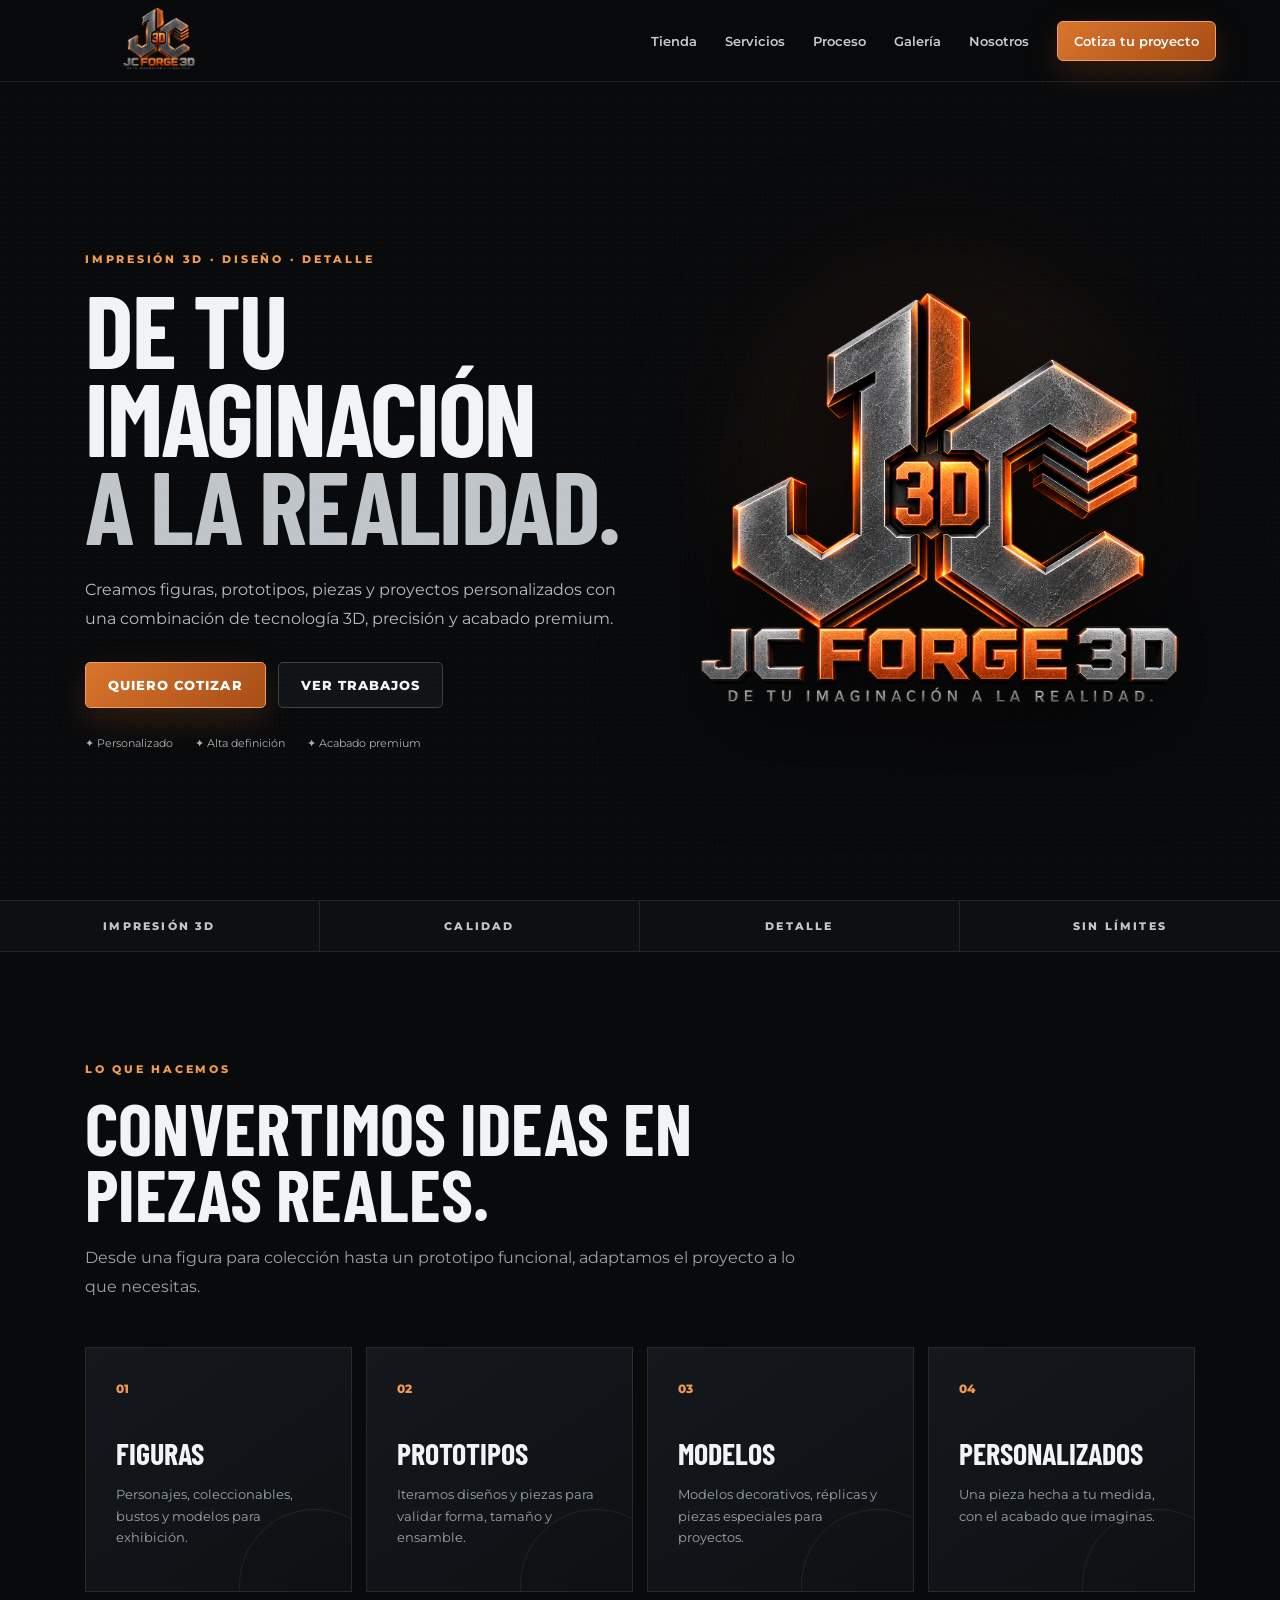
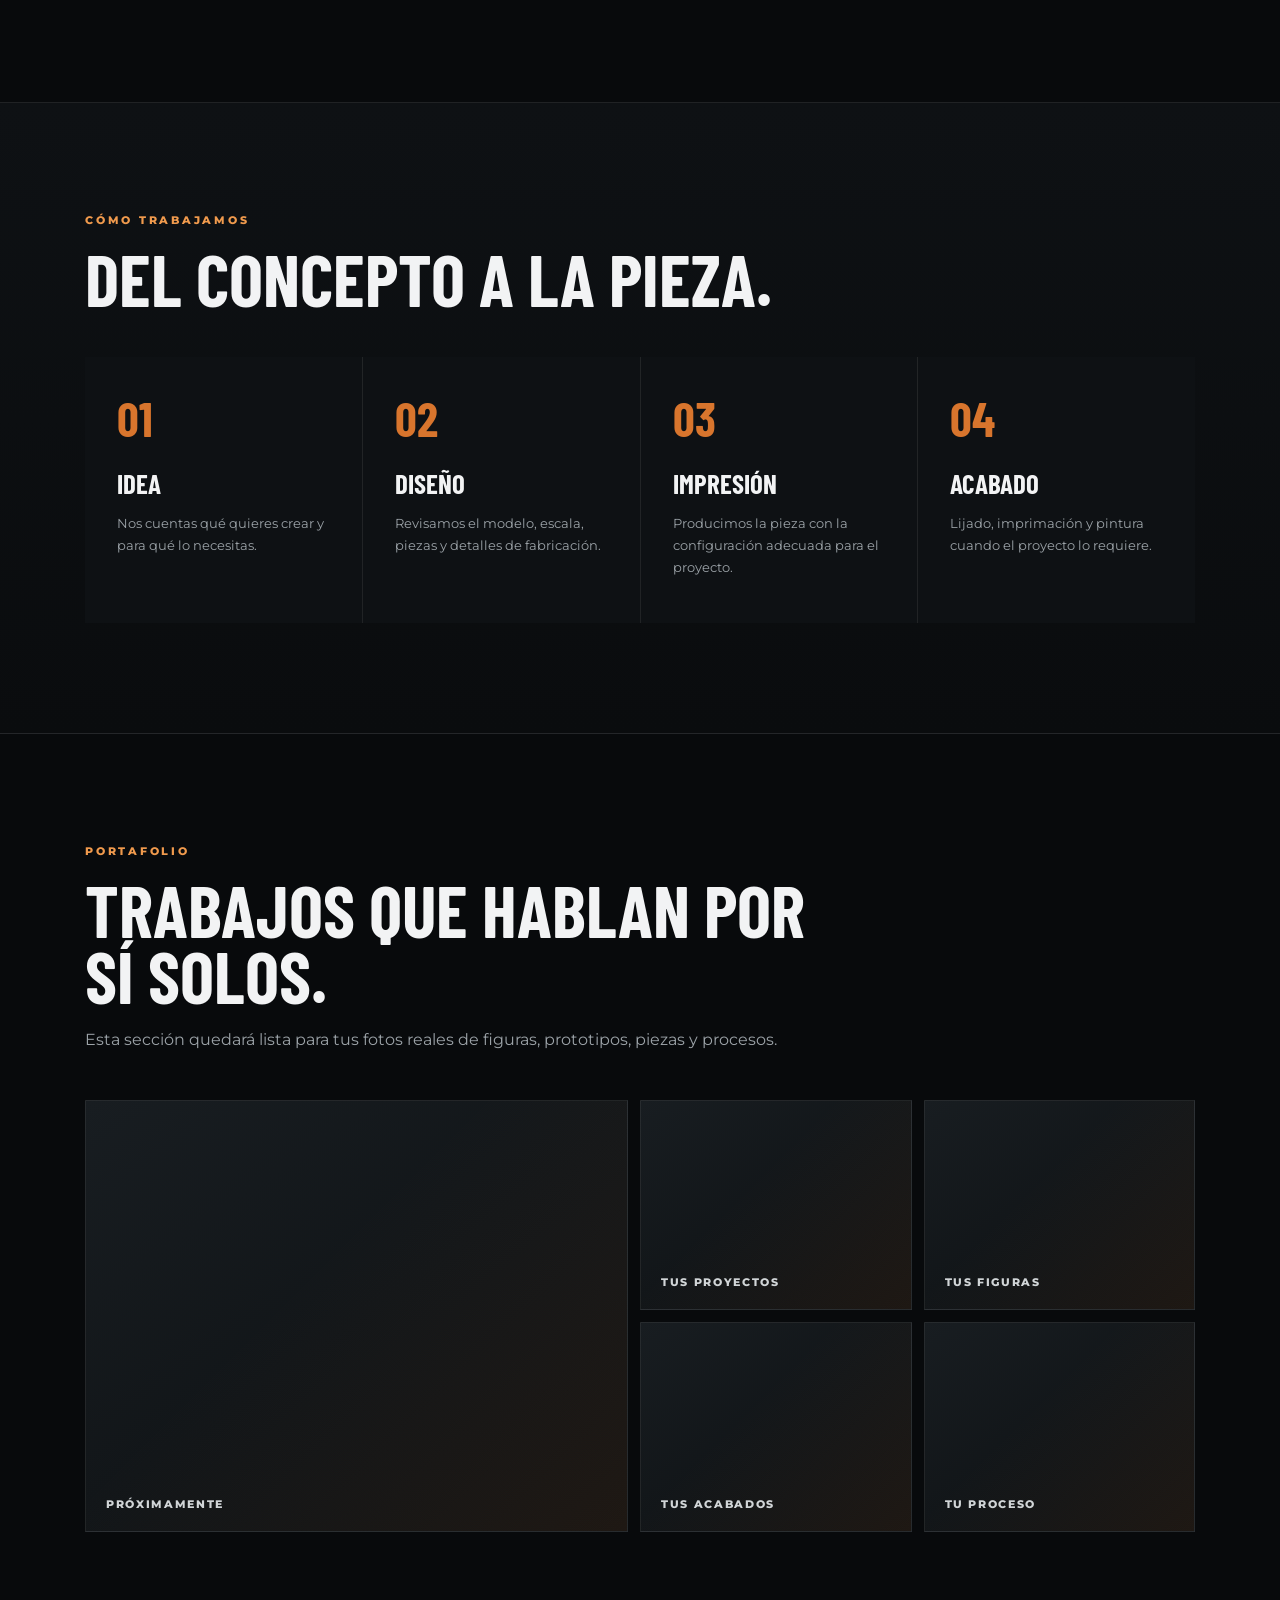
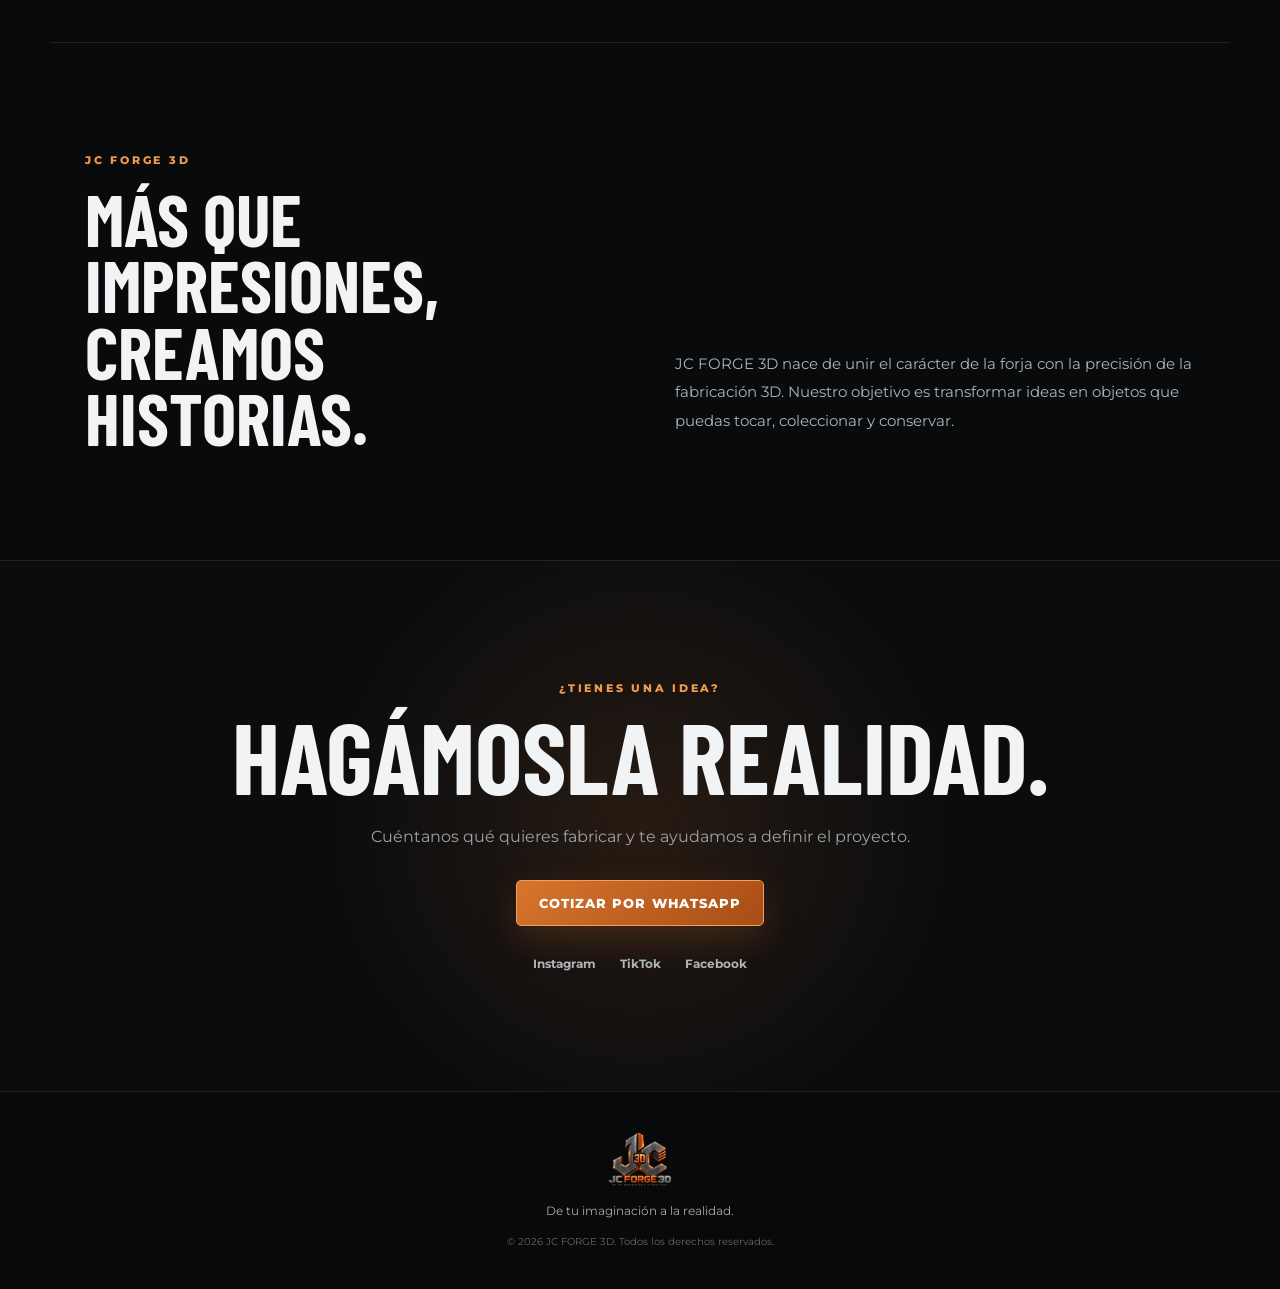
<file: index.html>
<!doctype html>
<html lang="es">
<head>
  <meta charset="utf-8">
  <meta name="viewport" content="width=device-width, initial-scale=1">
  <meta name="description" content="JC FORGE 3D — De tu imaginación a la realidad. Impresión 3D, figuras, prototipos y piezas personalizadas.">
  <meta name="theme-color" content="#0b0d0f">
  <title>JC FORGE 3D | De tu imaginación a la realidad</title>
  <link rel="icon" href="assets/logo.png">
  <link rel="stylesheet" href="styles.css">
</head>
<body>
  <header class="nav">
    <a class="brand" href="#inicio" aria-label="JC FORGE 3D">
      <img src="assets/logo.png" alt="JC FORGE 3D">
    </a>
    <button class="menu" aria-label="Abrir menú">☰</button>
    <nav>
      <a href="tienda.html">Tienda</a>
      <a href="#servicios">Servicios</a>
      <a href="#proceso">Proceso</a>
      <a href="#galeria">Galería</a>
      <a href="#nosotros">Nosotros</a>
      <a class="nav-cta" href="#contacto">Cotiza tu proyecto</a>
    </nav>
  </header>

  <main id="inicio">
    <section class="hero">
      <div class="hero-copy">
        <p class="eyebrow">IMPRESIÓN 3D · DISEÑO · DETALLE</p>
        <h1>De tu imaginación<br><span>a la realidad.</span></h1>
        <p class="lead">Creamos figuras, prototipos, piezas y proyectos personalizados con una combinación de tecnología 3D, precisión y acabado premium.</p>
        <div class="actions">
          <a class="btn primary" href="#contacto">Quiero cotizar</a>
          <a class="btn ghost" href="#galeria">Ver trabajos</a>
        </div>
        <div class="hero-points">
          <span>✦ Personalizado</span>
          <span>✦ Alta definición</span>
          <span>✦ Acabado premium</span>
        </div>
      </div>
      <div class="hero-mark">
        <div class="glow"></div>
        <img src="assets/logo.png" alt="Emblema JC FORGE 3D">
      </div>
    </section>

    <section class="strip">
      <div>IMPRESIÓN 3D</div><div>CALIDAD</div><div>DETALLE</div><div>SIN LÍMITES</div>
    </section>



    <section id="servicios" class="section">
      <div class="section-head">
        <p class="eyebrow">LO QUE HACEMOS</p>
        <h2>Convertimos ideas en piezas reales.</h2>
        <p>Desde una figura para colección hasta un prototipo funcional, adaptamos el proyecto a lo que necesitas.</p>
      </div>
      <div class="cards">
        <article class="card"><span class="num">01</span><h3>Figuras</h3><p>Personajes, coleccionables, bustos y modelos para exhibición.</p></article>
        <article class="card"><span class="num">02</span><h3>Prototipos</h3><p>Iteramos diseños y piezas para validar forma, tamaño y ensamble.</p></article>
        <article class="card"><span class="num">03</span><h3>Modelos</h3><p>Modelos decorativos, réplicas y piezas especiales para proyectos.</p></article>
        <article class="card"><span class="num">04</span><h3>Personalizados</h3><p>Una pieza hecha a tu medida, con el acabado que imaginas.</p></article>
      </div>
    </section>

    <section id="proceso" class="section dark">
      <div class="section-head">
        <p class="eyebrow">CÓMO TRABAJAMOS</p>
        <h2>Del concepto a la pieza.</h2>
      </div>
      <div class="steps">
        <div class="step"><b>01</b><h3>Idea</h3><p>Nos cuentas qué quieres crear y para qué lo necesitas.</p></div>
        <div class="step"><b>02</b><h3>Diseño</h3><p>Revisamos el modelo, escala, piezas y detalles de fabricación.</p></div>
        <div class="step"><b>03</b><h3>Impresión</h3><p>Producimos la pieza con la configuración adecuada para el proyecto.</p></div>
        <div class="step"><b>04</b><h3>Acabado</h3><p>Lijado, imprimación y pintura cuando el proyecto lo requiere.</p></div>
      </div>
    </section>

    <section id="galeria" class="section">
      <div class="section-head">
        <p class="eyebrow">PORTAFOLIO</p>
        <h2>Trabajos que hablan por sí solos.</h2>
        <p>Esta sección quedará lista para tus fotos reales de figuras, prototipos, piezas y procesos.</p>
      </div>
      <div class="gallery">
        <div class="gallery-item big"><span>PRÓXIMAMENTE</span></div>
        <div class="gallery-item"><span>TUS PROYECTOS</span></div>
        <div class="gallery-item"><span>TUS FIGURAS</span></div>
        <div class="gallery-item"><span>TUS ACABADOS</span></div>
        <div class="gallery-item"><span>TU PROCESO</span></div>
      </div>
    </section>

    <section id="nosotros" class="section about">
      <div>
        <p class="eyebrow">JC FORGE 3D</p>
        <h2>Más que impresiones,<br>creamos historias.</h2>
      </div>
      <p>JC FORGE 3D nace de unir el carácter de la forja con la precisión de la fabricación 3D. Nuestro objetivo es transformar ideas en objetos que puedas tocar, coleccionar y conservar.</p>
    </section>

    <section id="contacto" class="cta">
      <p class="eyebrow">¿TIENES UNA IDEA?</p>
      <h2>Hagámosla realidad.</h2>
      <p>Cuéntanos qué quieres fabricar y te ayudamos a definir el proyecto.</p>
      <a class="btn primary" href="https://wa.me/57XXXXXXXXXX?text=Hola%20JC%20FORGE%203D,%20quiero%20cotizar%20un%20proyecto." target="_blank" rel="noopener" id="whatsapp-main">Cotizar por WhatsApp</a>
      <div class="socials">
        <a href="#" aria-label="Instagram">Instagram</a>
        <a href="#" aria-label="TikTok">TikTok</a>
        <a href="#" aria-label="Facebook">Facebook</a>
      </div>
    </section>
  </main>

  <footer>
    <img src="assets/logo.png" alt="JC FORGE 3D">
    <p>De tu imaginación a la realidad.</p>
    <small>© 2026 JC FORGE 3D. Todos los derechos reservados.</small>
  </footer>

  <script src="script.js"></script>
</body>
</html>
</file>
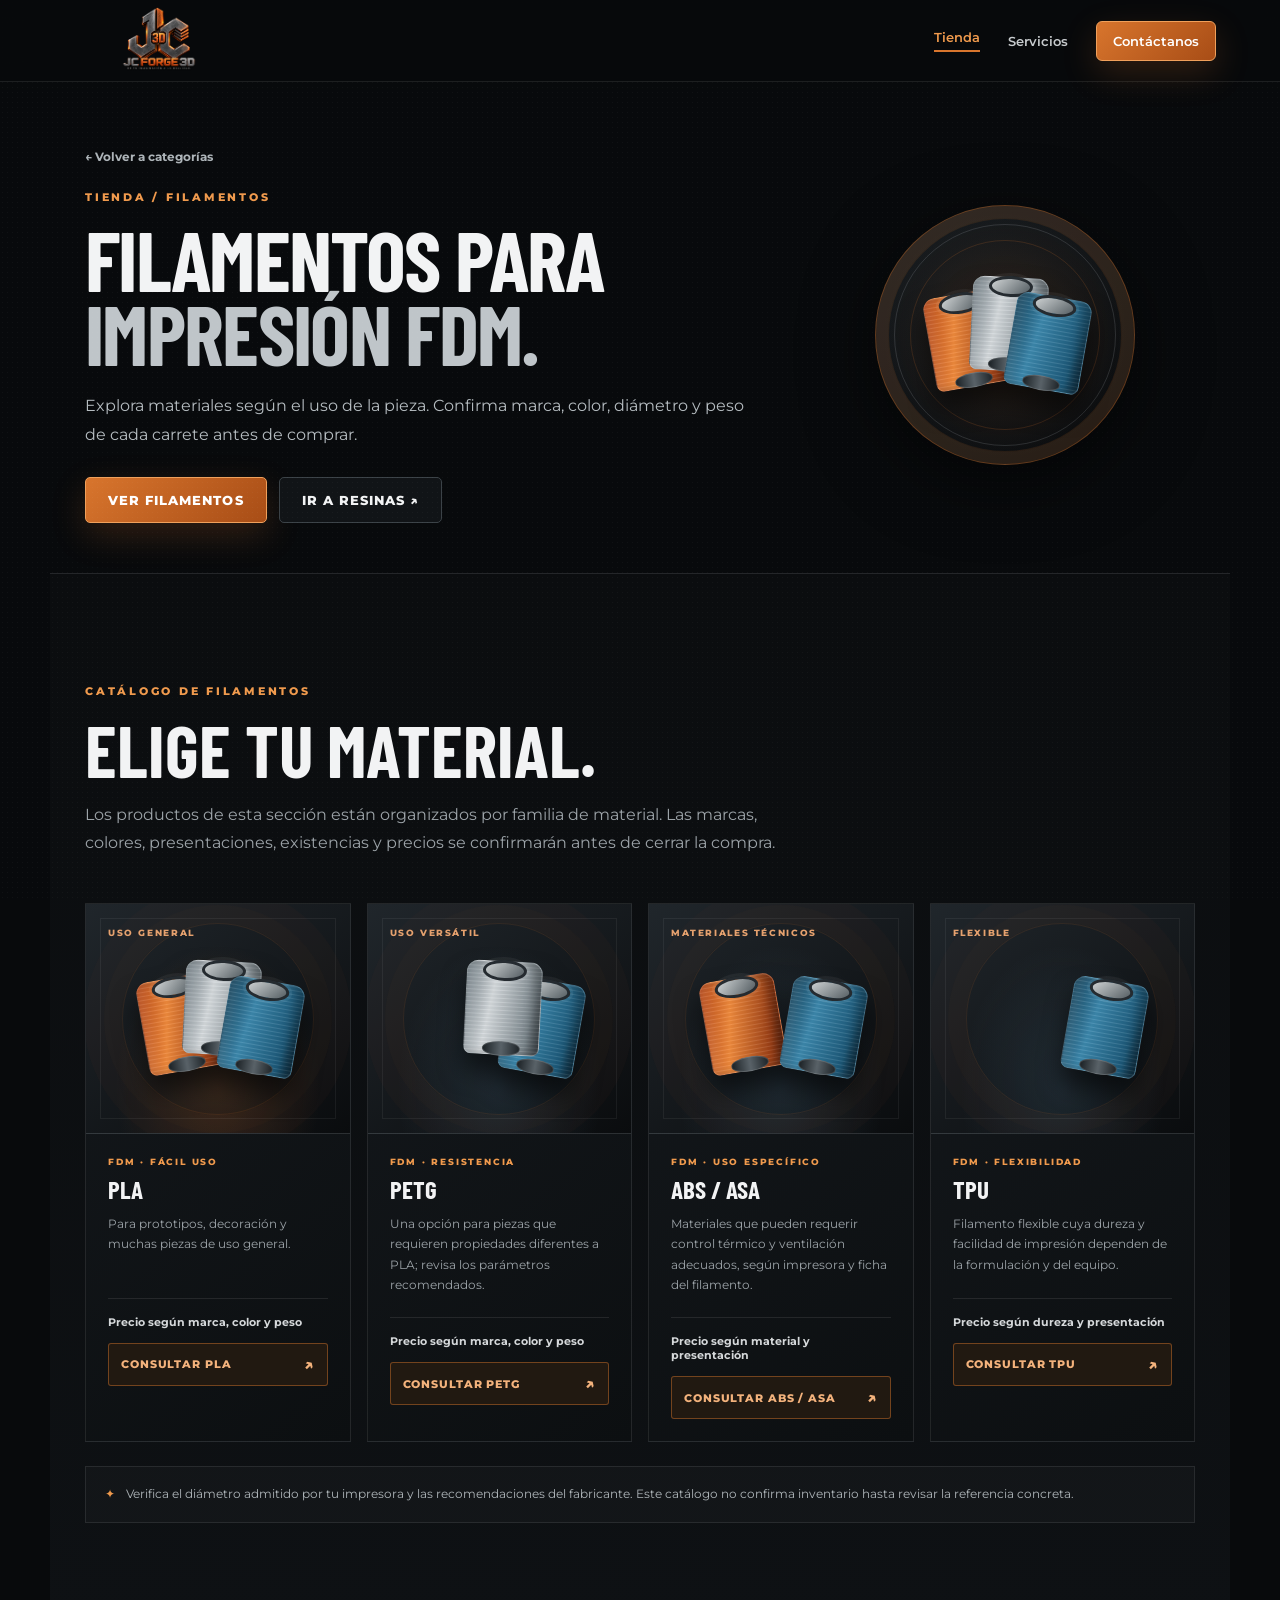
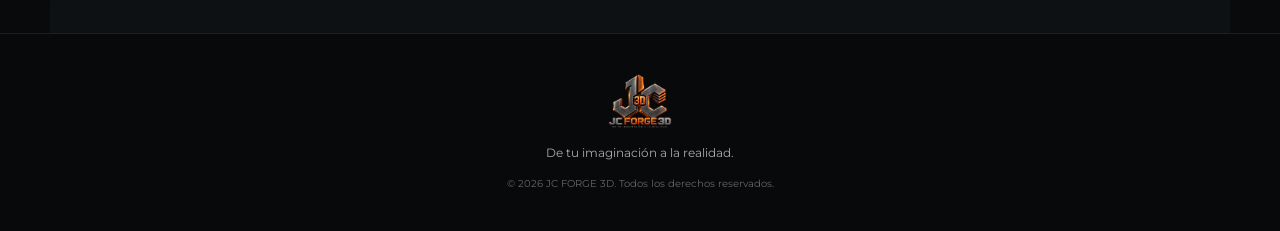
<file: filamentos.html>
<!doctype html>
<html lang="es"><head><meta charset="utf-8"><meta name="viewport" content="width=device-width, initial-scale=1"><meta name="description" content="Catálogo de filamentos para impresión 3D FDM de JC FORGE 3D."><meta name="theme-color" content="#0b0d0f"><title>Filamentos 3D | JC FORGE 3D</title><link rel="icon" href="assets/logo.png"><link rel="stylesheet" href="styles.css"></head>
<body><header class="nav"><a class="brand" href="index.html#inicio" aria-label="JC FORGE 3D - Inicio"><img src="assets/logo.png" alt="JC FORGE 3D"></a><button class="menu" aria-label="Abrir menú" aria-expanded="false">☰</button><nav><a class="nav-current" href="tienda.html">Tienda</a><a href="index.html#servicios">Servicios</a><a class="nav-cta" href="index.html#contacto">Contáctanos</a></nav></header>
<main><section class="category-hero"><div><a class="back-link" href="tienda.html">← Volver a categorías</a><p class="eyebrow">TIENDA / FILAMENTOS</p><h1>Filamentos para<br><span>impresión FDM.</span></h1><p class="lead">Explora materiales según el uso de la pieza. Confirma marca, color, diámetro y peso de cada carrete antes de comprar.</p><div class="category-quick-links"><a href="#productos" class="btn primary">Ver filamentos</a><a href="resinas.html" class="btn ghost">Ir a resinas ↗</a></div></div><div class="category-hero-badge filament-category-art"><div class="filament-spools"><i class="spool spool-orange"></i><b class="spool spool-silver"></b><em class="spool spool-blue"></em></div></div></section>
<section id="productos" class="section shop-section category-product-section"><div class="section-head"><p class="eyebrow">CATÁLOGO DE FILAMENTOS</p><h2>Elige tu material.</h2><p>Los productos de esta sección están organizados por familia de material. Las marcas, colores, presentaciones, existencias y precios se confirmarán antes de cerrar la compra.</p></div><div class="shop-grid">
<article class="product-card"><div class="product-art supply-art filament-art"><span class="art-tag">USO GENERAL</span><div class="filament-spools"><i class="spool spool-orange"></i><b class="spool spool-silver"></b><em class="spool spool-blue"></em></div></div><div class="product-info"><p class="product-category">FDM · FÁCIL USO</p><h3>PLA</h3><p>Para prototipos, decoración y muchas piezas de uso general.</p><div class="product-bottom"><span class="price-label">Precio según marca, color y peso</span><a class="product-cta" href="index.html#contacto" data-product="Filamento PLA">Consultar PLA <span>↗</span></a></div></div></article>
<article class="product-card"><div class="product-art supply-art filament-tech-art"><span class="art-tag">USO VERSÁTIL</span><div class="filament-spools"><i class="spool spool-blue"></i><b class="spool spool-silver"></b></div></div><div class="product-info"><p class="product-category">FDM · RESISTENCIA</p><h3>PETG</h3><p>Una opción para piezas que requieren propiedades diferentes a PLA; revisa los parámetros recomendados.</p><div class="product-bottom"><span class="price-label">Precio según marca, color y peso</span><a class="product-cta" href="index.html#contacto" data-product="Filamento PETG">Consultar PETG <span>↗</span></a></div></div></article>
<article class="product-card"><div class="product-art supply-art filament-tech-art"><span class="art-tag">MATERIALES TÉCNICOS</span><div class="filament-spools"><i class="spool spool-orange"></i><b class="spool spool-blue"></b></div></div><div class="product-info"><p class="product-category">FDM · USO ESPECÍFICO</p><h3>ABS / ASA</h3><p>Materiales que pueden requerir control térmico y ventilación adecuados, según impresora y ficha del filamento.</p><div class="product-bottom"><span class="price-label">Precio según material y presentación</span><a class="product-cta" href="index.html#contacto" data-product="Filamento ABS o ASA">Consultar ABS / ASA <span>↗</span></a></div></div></article>
<article class="product-card"><div class="product-art supply-art filament-tech-art"><span class="art-tag">FLEXIBLE</span><div class="filament-spools"><i class="spool spool-blue"></i></div></div><div class="product-info"><p class="product-category">FDM · FLEXIBILIDAD</p><h3>TPU</h3><p>Filamento flexible cuya dureza y facilidad de impresión dependen de la formulación y del equipo.</p><div class="product-bottom"><span class="price-label">Precio según dureza y presentación</span><a class="product-cta" href="index.html#contacto" data-product="Filamento TPU flexible">Consultar TPU <span>↗</span></a></div></div></article>
</div><p class="shop-note"><span>✦</span> Verifica el diámetro admitido por tu impresora y las recomendaciones del fabricante. Este catálogo no confirma inventario hasta revisar la referencia concreta.</p></section></main>
<footer><a href="index.html#inicio"><img src="assets/logo.png" alt="JC FORGE 3D"></a><p>De tu imaginación a la realidad.</p><small>© 2026 JC FORGE 3D. Todos los derechos reservados.</small></footer><script src="script.js"></script></body></html>
</file>
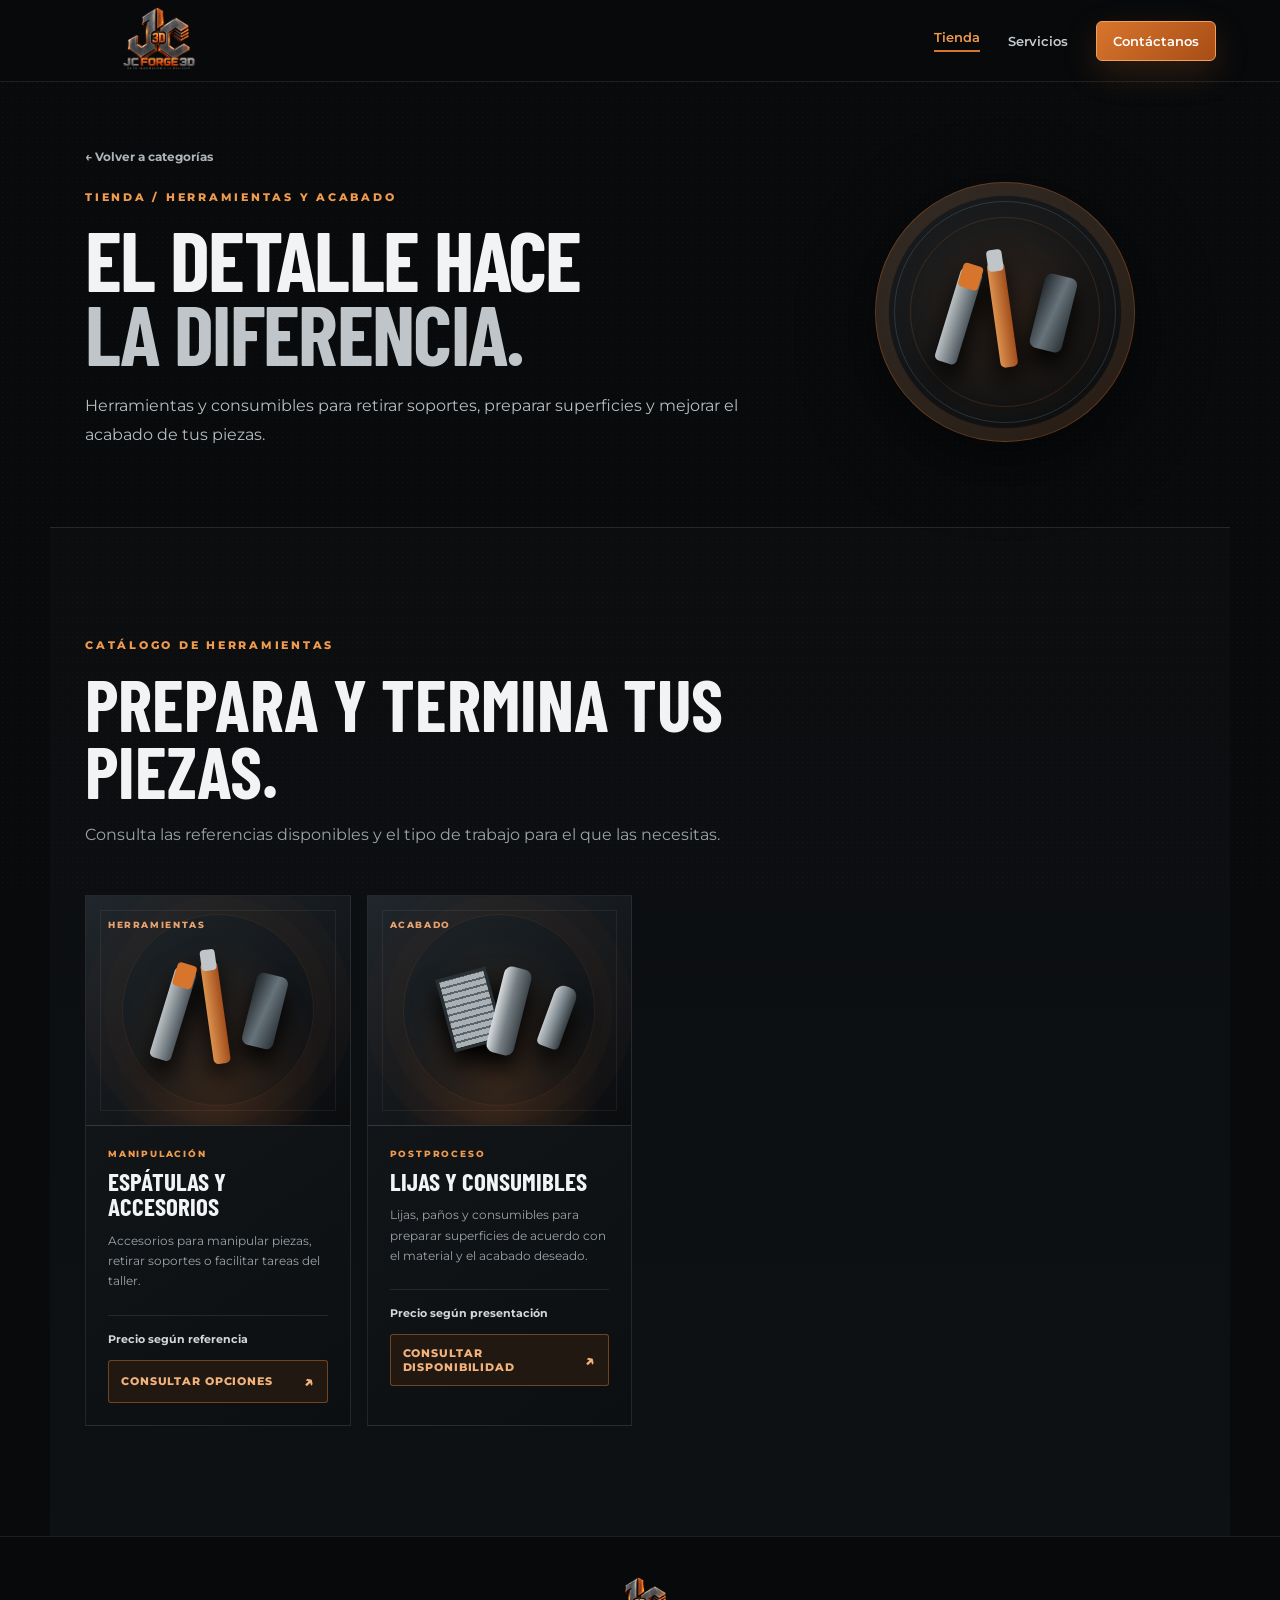
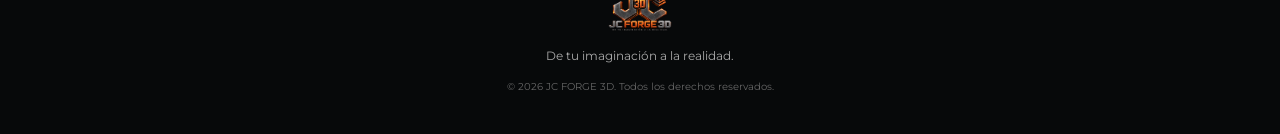
<file: herramientas.html>
<!doctype html><html lang="es"><head><meta charset="utf-8"><meta name="viewport" content="width=device-width, initial-scale=1"><meta name="description" content="Herramientas y consumibles de acabado para impresión 3D."><meta name="theme-color" content="#0b0d0f"><title>Herramientas y acabado | JC FORGE 3D</title><link rel="icon" href="assets/logo.png"><link rel="stylesheet" href="styles.css"></head><body><header class="nav"><a class="brand" href="index.html#inicio"><img src="assets/logo.png" alt="JC FORGE 3D"></a><button class="menu" aria-label="Abrir menú" aria-expanded="false">☰</button><nav><a class="nav-current" href="tienda.html">Tienda</a><a href="index.html#servicios">Servicios</a><a class="nav-cta" href="index.html#contacto">Contáctanos</a></nav></header><main><section class="category-hero"><div><a class="back-link" href="tienda.html">← Volver a categorías</a><p class="eyebrow">TIENDA / HERRAMIENTAS Y ACABADO</p><h1>El detalle hace<br><span>la diferencia.</span></h1><p class="lead">Herramientas y consumibles para retirar soportes, preparar superficies y mejorar el acabado de tus piezas.</p></div><div class="category-hero-badge"><div class="tool-set"><i></i><b></b><em></em></div></div></section><section class="section shop-section category-product-section"><div class="section-head"><p class="eyebrow">CATÁLOGO DE HERRAMIENTAS</p><h2>Prepara y termina tus piezas.</h2><p>Consulta las referencias disponibles y el tipo de trabajo para el que las necesitas.</p></div><div class="shop-grid">
<article class="product-card"><div class="product-art supply-art tools-art"><span class="art-tag">HERRAMIENTAS</span><div class="tool-set"><i></i><b></b><em></em></div></div><div class="product-info"><p class="product-category">MANIPULACIÓN</p><h3>Espátulas y accesorios</h3><p>Accesorios para manipular piezas, retirar soportes o facilitar tareas del taller.</p><div class="product-bottom"><span class="price-label">Precio según referencia</span><a class="product-cta" href="index.html#contacto" data-product="Espátulas y accesorios para impresión 3D">Consultar opciones <span>↗</span></a></div></div></article>
<article class="product-card"><div class="product-art supply-art finish-art"><span class="art-tag">ACABADO</span><div class="finish-set"><i></i><b></b><em></em></div></div><div class="product-info"><p class="product-category">POSTPROCESO</p><h3>Lijas y consumibles</h3><p>Lijas, paños y consumibles para preparar superficies de acuerdo con el material y el acabado deseado.</p><div class="product-bottom"><span class="price-label">Precio según presentación</span><a class="product-cta" href="index.html#contacto" data-product="Lijas y consumibles de acabado para impresión 3D">Consultar disponibilidad <span>↗</span></a></div></div></article>
</div></section></main><footer><a href="index.html#inicio"><img src="assets/logo.png" alt="JC FORGE 3D"></a><p>De tu imaginación a la realidad.</p><small>© 2026 JC FORGE 3D. Todos los derechos reservados.</small></footer><script src="script.js"></script></body></html>
</file>
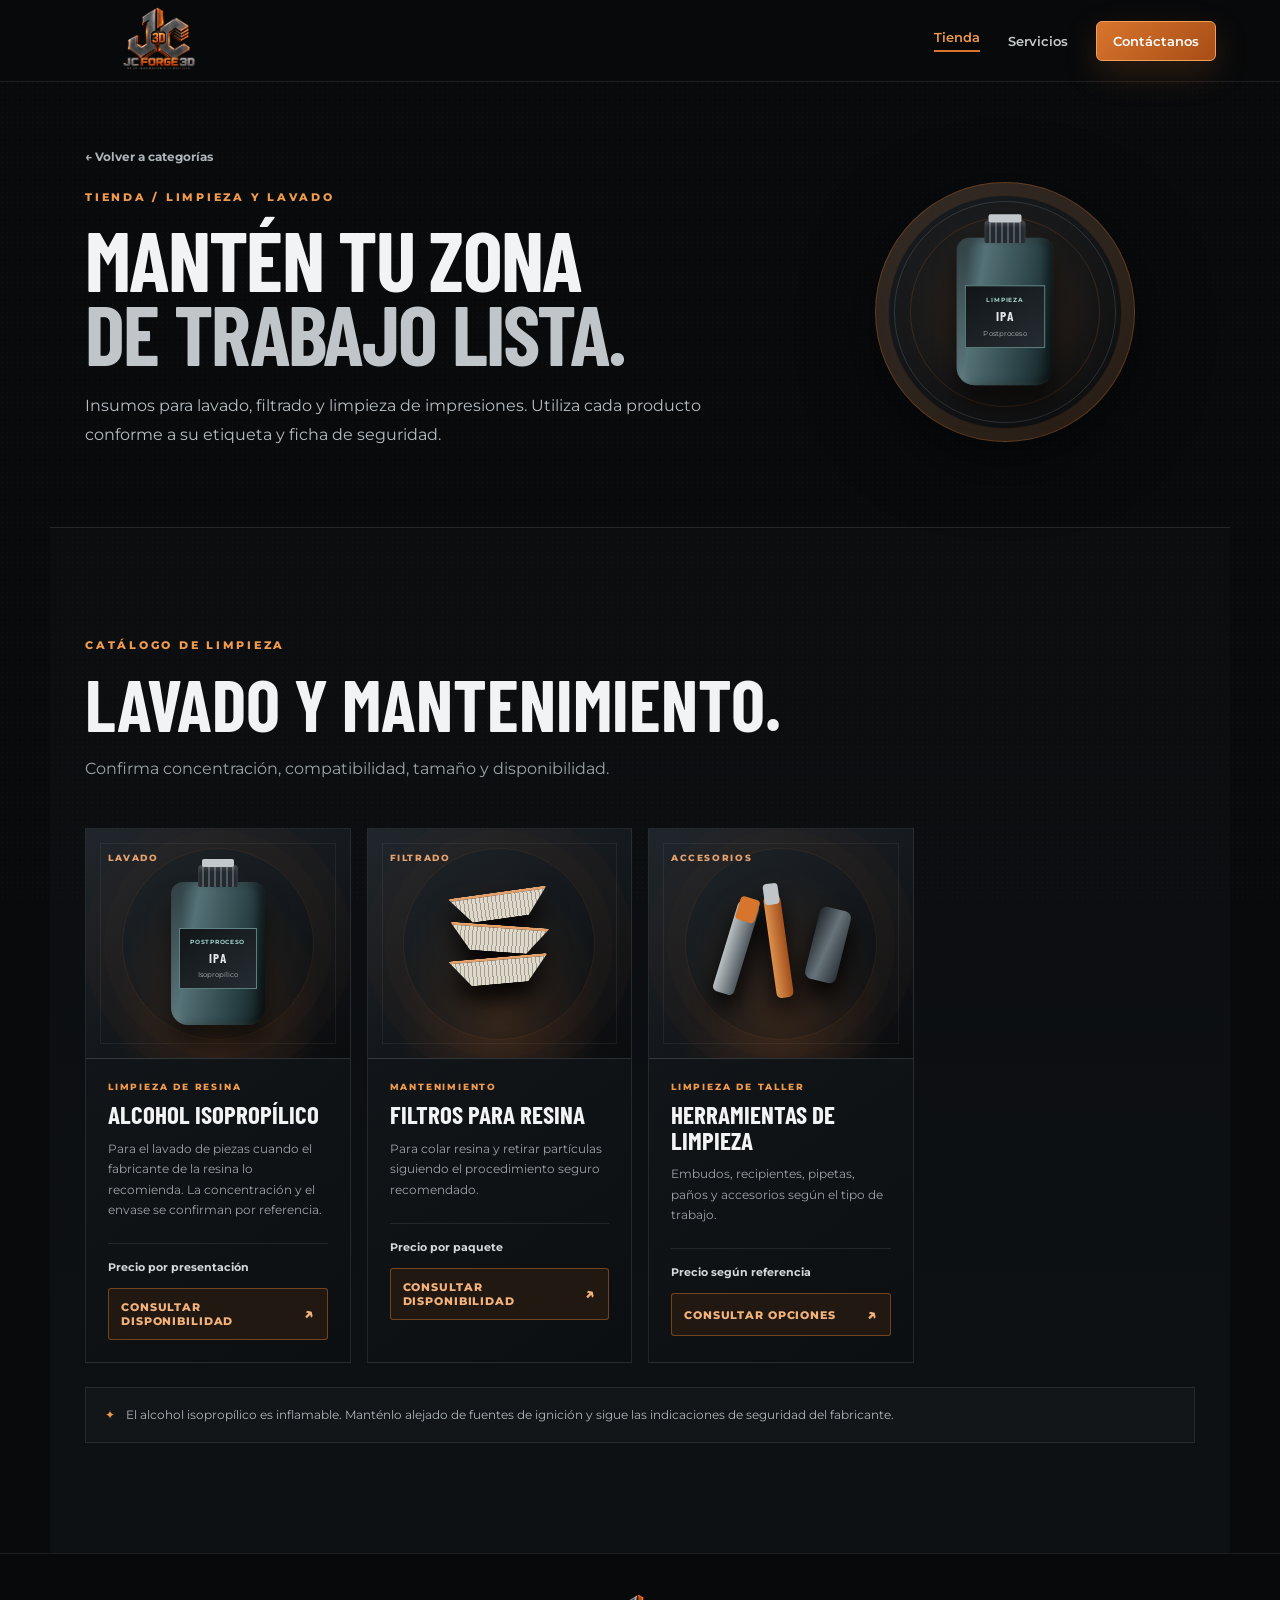
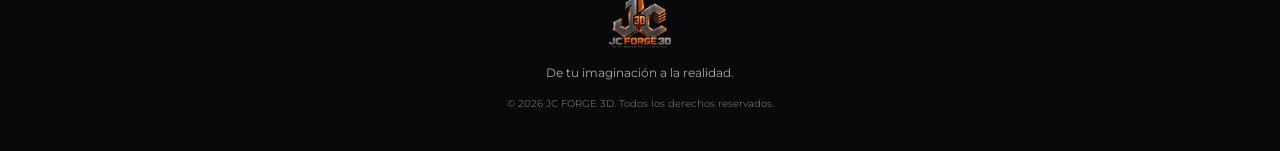
<file: limpieza.html>
<!doctype html><html lang="es"><head><meta charset="utf-8"><meta name="viewport" content="width=device-width, initial-scale=1"><meta name="description" content="Productos de limpieza y lavado para impresión 3D."><meta name="theme-color" content="#0b0d0f"><title>Limpieza y lavado | JC FORGE 3D</title><link rel="icon" href="assets/logo.png"><link rel="stylesheet" href="styles.css"></head><body><header class="nav"><a class="brand" href="index.html#inicio"><img src="assets/logo.png" alt="JC FORGE 3D"></a><button class="menu" aria-label="Abrir menú" aria-expanded="false">☰</button><nav><a class="nav-current" href="tienda.html">Tienda</a><a href="index.html#servicios">Servicios</a><a class="nav-cta" href="index.html#contacto">Contáctanos</a></nav></header><main><section class="category-hero"><div><a class="back-link" href="tienda.html">← Volver a categorías</a><p class="eyebrow">TIENDA / LIMPIEZA Y LAVADO</p><h1>Mantén tu zona<br><span>de trabajo lista.</span></h1><p class="lead">Insumos para lavado, filtrado y limpieza de impresiones. Utiliza cada producto conforme a su etiqueta y ficha de seguridad.</p></div><div class="category-hero-badge"><div class="supply-bottle ipa-bottle"><i class="bottle-cap"></i><b class="bottle-label"><small>LIMPIEZA</small><strong>IPA</strong><em>Postproceso</em></b></div></div></section><section class="section shop-section category-product-section"><div class="section-head"><p class="eyebrow">CATÁLOGO DE LIMPIEZA</p><h2>Lavado y mantenimiento.</h2><p>Confirma concentración, compatibilidad, tamaño y disponibilidad.</p></div><div class="shop-grid">
<article class="product-card"><div class="product-art supply-art ipa-art"><span class="art-tag">LAVADO</span><div class="supply-bottle ipa-bottle"><i class="bottle-cap"></i><b class="bottle-label"><small>POSTPROCESO</small><strong>IPA</strong><em>Isopropílico</em></b></div></div><div class="product-info"><p class="product-category">LIMPIEZA DE RESINA</p><h3>Alcohol isopropílico</h3><p>Para el lavado de piezas cuando el fabricante de la resina lo recomienda. La concentración y el envase se confirman por referencia.</p><div class="product-bottom"><span class="price-label">Precio por presentación</span><a class="product-cta" href="index.html#contacto" data-product="Alcohol isopropílico">Consultar disponibilidad <span>↗</span></a></div></div></article>
<article class="product-card"><div class="product-art supply-art filter-art"><span class="art-tag">FILTRADO</span><div class="filter-stack"><i></i><b></b><em></em></div></div><div class="product-info"><p class="product-category">MANTENIMIENTO</p><h3>Filtros para resina</h3><p>Para colar resina y retirar partículas siguiendo el procedimiento seguro recomendado.</p><div class="product-bottom"><span class="price-label">Precio por paquete</span><a class="product-cta" href="index.html#contacto" data-product="Filtros para resina">Consultar disponibilidad <span>↗</span></a></div></div></article>
<article class="product-card"><div class="product-art supply-art tools-art"><span class="art-tag">ACCESORIOS</span><div class="tool-set"><i></i><b></b><em></em></div></div><div class="product-info"><p class="product-category">LIMPIEZA DE TALLER</p><h3>Herramientas de limpieza</h3><p>Embudos, recipientes, pipetas, paños y accesorios según el tipo de trabajo.</p><div class="product-bottom"><span class="price-label">Precio según referencia</span><a class="product-cta" href="index.html#contacto" data-product="Herramientas y accesorios de limpieza">Consultar opciones <span>↗</span></a></div></div></article>
</div><p class="shop-note"><span>✦</span> El alcohol isopropílico es inflamable. Manténlo alejado de fuentes de ignición y sigue las indicaciones de seguridad del fabricante.</p></section></main><footer><a href="index.html#inicio"><img src="assets/logo.png" alt="JC FORGE 3D"></a><p>De tu imaginación a la realidad.</p><small>© 2026 JC FORGE 3D. Todos los derechos reservados.</small></footer><script src="script.js"></script></body></html>
</file>
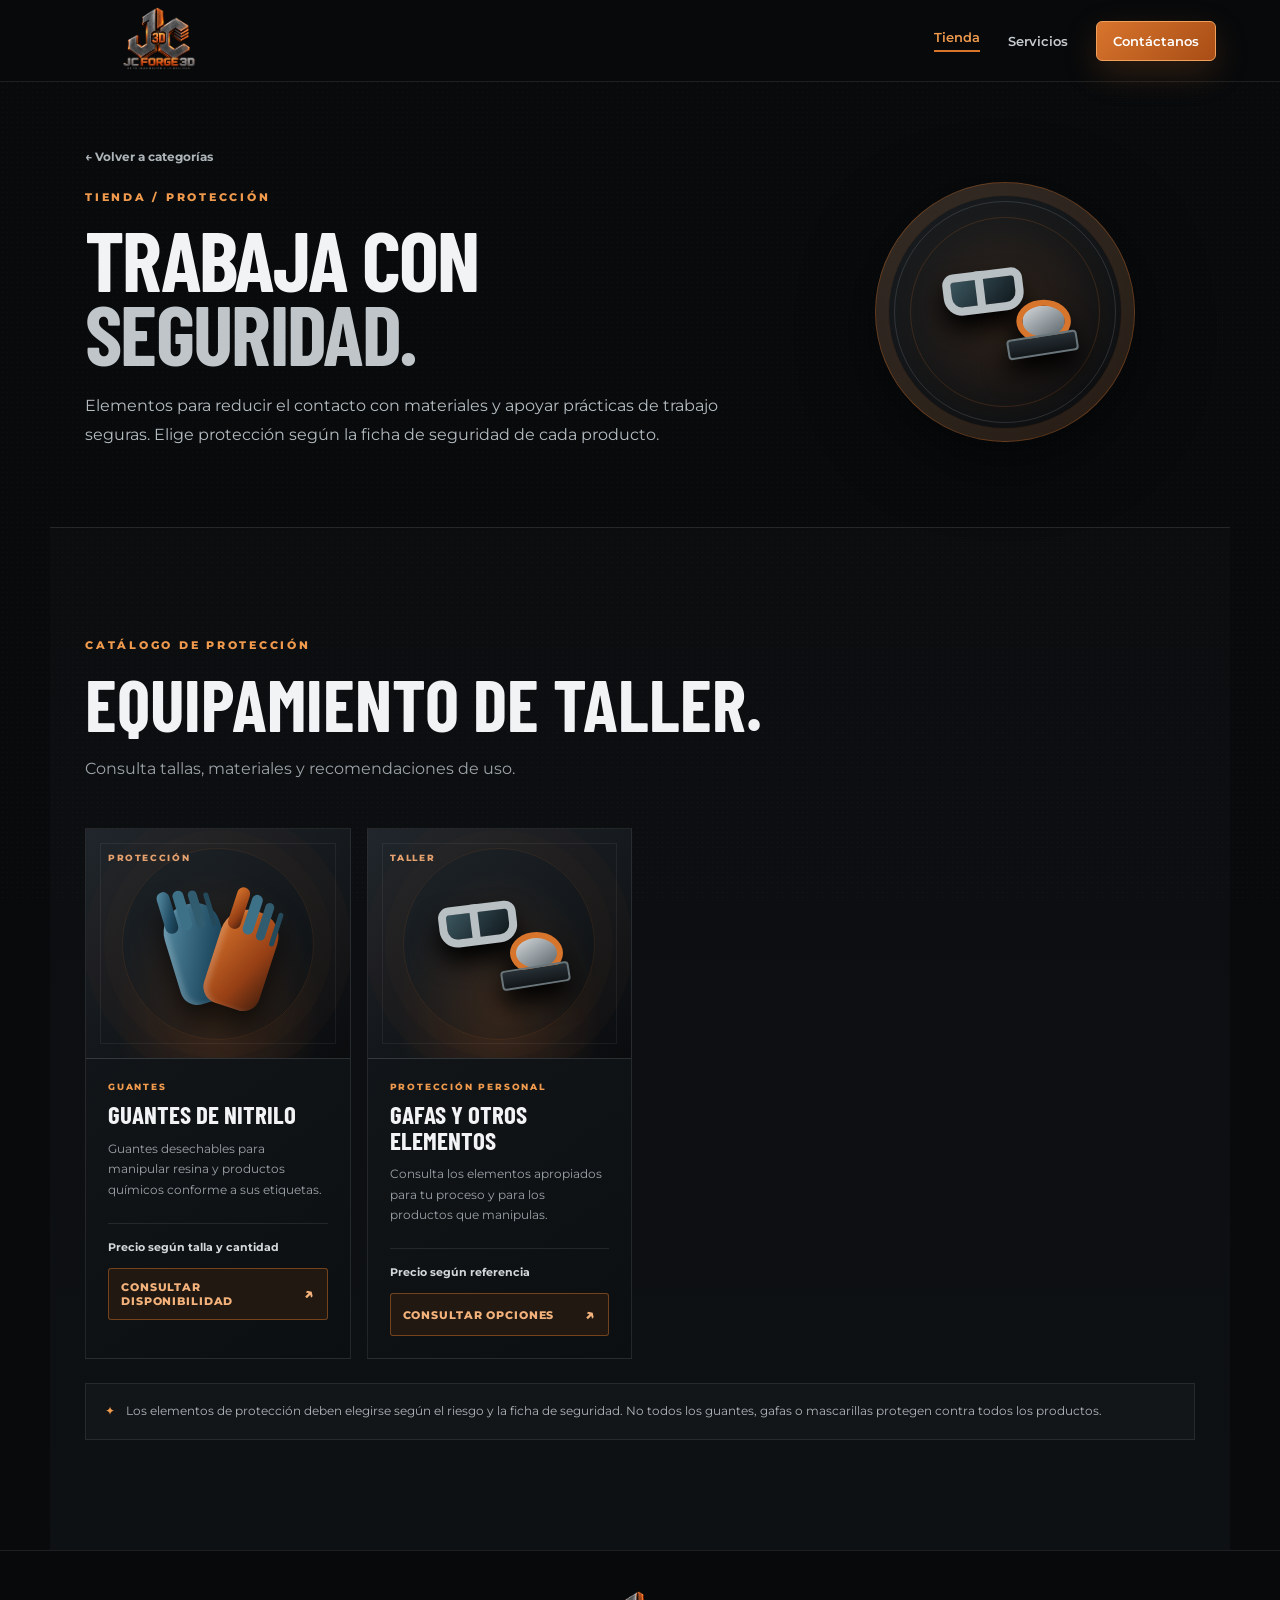
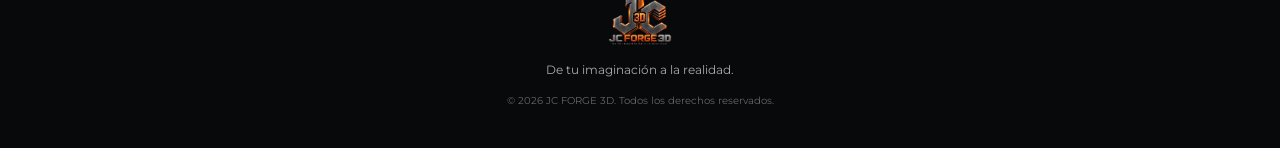
<file: proteccion.html>
<!doctype html><html lang="es"><head><meta charset="utf-8"><meta name="viewport" content="width=device-width, initial-scale=1"><meta name="description" content="Elementos de protección para trabajo con insumos de impresión 3D."><meta name="theme-color" content="#0b0d0f"><title>Protección para el taller | JC FORGE 3D</title><link rel="icon" href="assets/logo.png"><link rel="stylesheet" href="styles.css"></head><body><header class="nav"><a class="brand" href="index.html#inicio"><img src="assets/logo.png" alt="JC FORGE 3D"></a><button class="menu" aria-label="Abrir menú" aria-expanded="false">☰</button><nav><a class="nav-current" href="tienda.html">Tienda</a><a href="index.html#servicios">Servicios</a><a class="nav-cta" href="index.html#contacto">Contáctanos</a></nav></header><main><section class="category-hero"><div><a class="back-link" href="tienda.html">← Volver a categorías</a><p class="eyebrow">TIENDA / PROTECCIÓN</p><h1>Trabaja con<br><span>seguridad.</span></h1><p class="lead">Elementos para reducir el contacto con materiales y apoyar prácticas de trabajo seguras. Elige protección según la ficha de seguridad de cada producto.</p></div><div class="category-hero-badge"><div class="protection-set"><i></i><b></b><em></em></div></div></section><section class="section shop-section category-product-section"><div class="section-head"><p class="eyebrow">CATÁLOGO DE PROTECCIÓN</p><h2>Equipamiento de taller.</h2><p>Consulta tallas, materiales y recomendaciones de uso.</p></div><div class="shop-grid">
<article class="product-card"><div class="product-art supply-art gloves-art"><span class="art-tag">PROTECCIÓN</span><div class="glove-pair"><i></i><b></b></div></div><div class="product-info"><p class="product-category">GUANTES</p><h3>Guantes de nitrilo</h3><p>Guantes desechables para manipular resina y productos químicos conforme a sus etiquetas.</p><div class="product-bottom"><span class="price-label">Precio según talla y cantidad</span><a class="product-cta" href="index.html#contacto" data-product="Guantes de nitrilo">Consultar disponibilidad <span>↗</span></a></div></div></article>
<article class="product-card"><div class="product-art supply-art ppe-art"><span class="art-tag">TALLER</span><div class="protection-set"><i></i><b></b><em></em></div></div><div class="product-info"><p class="product-category">PROTECCIÓN PERSONAL</p><h3>Gafas y otros elementos</h3><p>Consulta los elementos apropiados para tu proceso y para los productos que manipulas.</p><div class="product-bottom"><span class="price-label">Precio según referencia</span><a class="product-cta" href="index.html#contacto" data-product="Gafas y elementos de protección para el taller">Consultar opciones <span>↗</span></a></div></div></article>
</div><p class="shop-note"><span>✦</span> Los elementos de protección deben elegirse según el riesgo y la ficha de seguridad. No todos los guantes, gafas o mascarillas protegen contra todos los productos.</p></section></main><footer><a href="index.html#inicio"><img src="assets/logo.png" alt="JC FORGE 3D"></a><p>De tu imaginación a la realidad.</p><small>© 2026 JC FORGE 3D. Todos los derechos reservados.</small></footer><script src="script.js"></script></body></html>
</file>
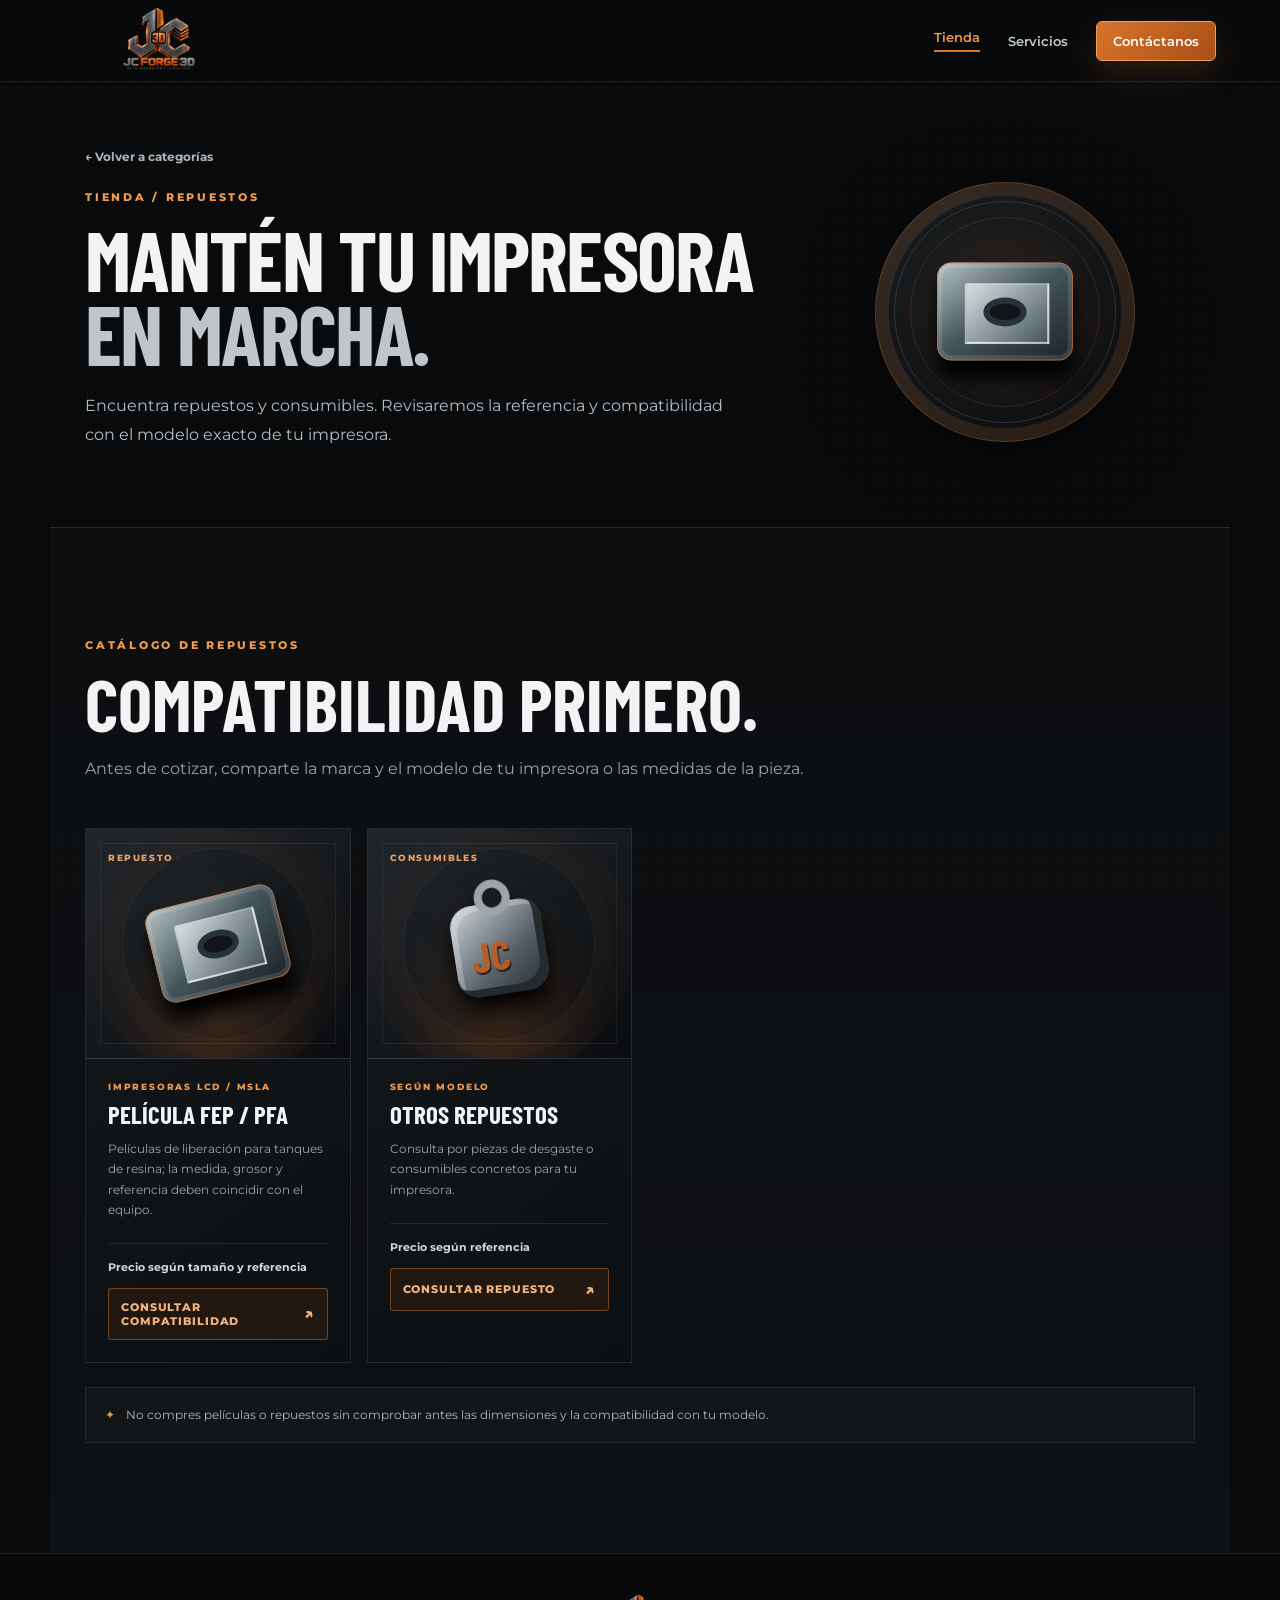
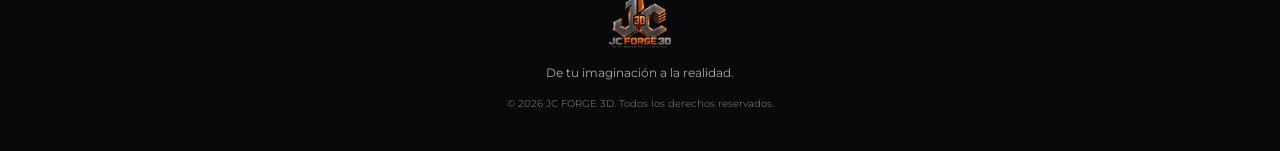
<file: repuestos.html>
<!doctype html><html lang="es"><head><meta charset="utf-8"><meta name="viewport" content="width=device-width, initial-scale=1"><meta name="description" content="Repuestos y consumibles para impresoras 3D."><meta name="theme-color" content="#0b0d0f"><title>Repuestos para impresoras 3D | JC FORGE 3D</title><link rel="icon" href="assets/logo.png"><link rel="stylesheet" href="styles.css"></head><body><header class="nav"><a class="brand" href="index.html#inicio"><img src="assets/logo.png" alt="JC FORGE 3D"></a><button class="menu" aria-label="Abrir menú" aria-expanded="false">☰</button><nav><a class="nav-current" href="tienda.html">Tienda</a><a href="index.html#servicios">Servicios</a><a class="nav-cta" href="index.html#contacto">Contáctanos</a></nav></header><main><section class="category-hero"><div><a class="back-link" href="tienda.html">← Volver a categorías</a><p class="eyebrow">TIENDA / REPUESTOS</p><h1>Mantén tu impresora<br><span>en marcha.</span></h1><p class="lead">Encuentra repuestos y consumibles. Revisaremos la referencia y compatibilidad con el modelo exacto de tu impresora.</p></div><div class="category-hero-badge"><div class="film-roll"><i></i><b></b></div></div></section><section class="section shop-section category-product-section"><div class="section-head"><p class="eyebrow">CATÁLOGO DE REPUESTOS</p><h2>Compatibilidad primero.</h2><p>Antes de cotizar, comparte la marca y el modelo de tu impresora o las medidas de la pieza.</p></div><div class="shop-grid">
<article class="product-card"><div class="product-art supply-art film-art"><span class="art-tag">REPUESTO</span><div class="film-roll"><i></i><b></b></div></div><div class="product-info"><p class="product-category">IMPRESORAS LCD / MSLA</p><h3>Película FEP / PFA</h3><p>Películas de liberación para tanques de resina; la medida, grosor y referencia deben coincidir con el equipo.</p><div class="product-bottom"><span class="price-label">Precio según tamaño y referencia</span><a class="product-cta" href="index.html#contacto" data-product="Película FEP o PFA para impresora de resina">Consultar compatibilidad <span>↗</span></a></div></div></article>
<article class="product-card"><div class="product-art supply-art accessory-art"><span class="art-tag">CONSUMIBLES</span><div class="accessory-shape"><i></i></div></div><div class="product-info"><p class="product-category">SEGÚN MODELO</p><h3>Otros repuestos</h3><p>Consulta por piezas de desgaste o consumibles concretos para tu impresora.</p><div class="product-bottom"><span class="price-label">Precio según referencia</span><a class="product-cta" href="index.html#contacto" data-product="Otros repuestos para impresoras 3D">Consultar repuesto <span>↗</span></a></div></div></article>
</div><p class="shop-note"><span>✦</span> No compres películas o repuestos sin comprobar antes las dimensiones y la compatibilidad con tu modelo.</p></section></main><footer><a href="index.html#inicio"><img src="assets/logo.png" alt="JC FORGE 3D"></a><p>De tu imaginación a la realidad.</p><small>© 2026 JC FORGE 3D. Todos los derechos reservados.</small></footer><script src="script.js"></script></body></html>
</file>
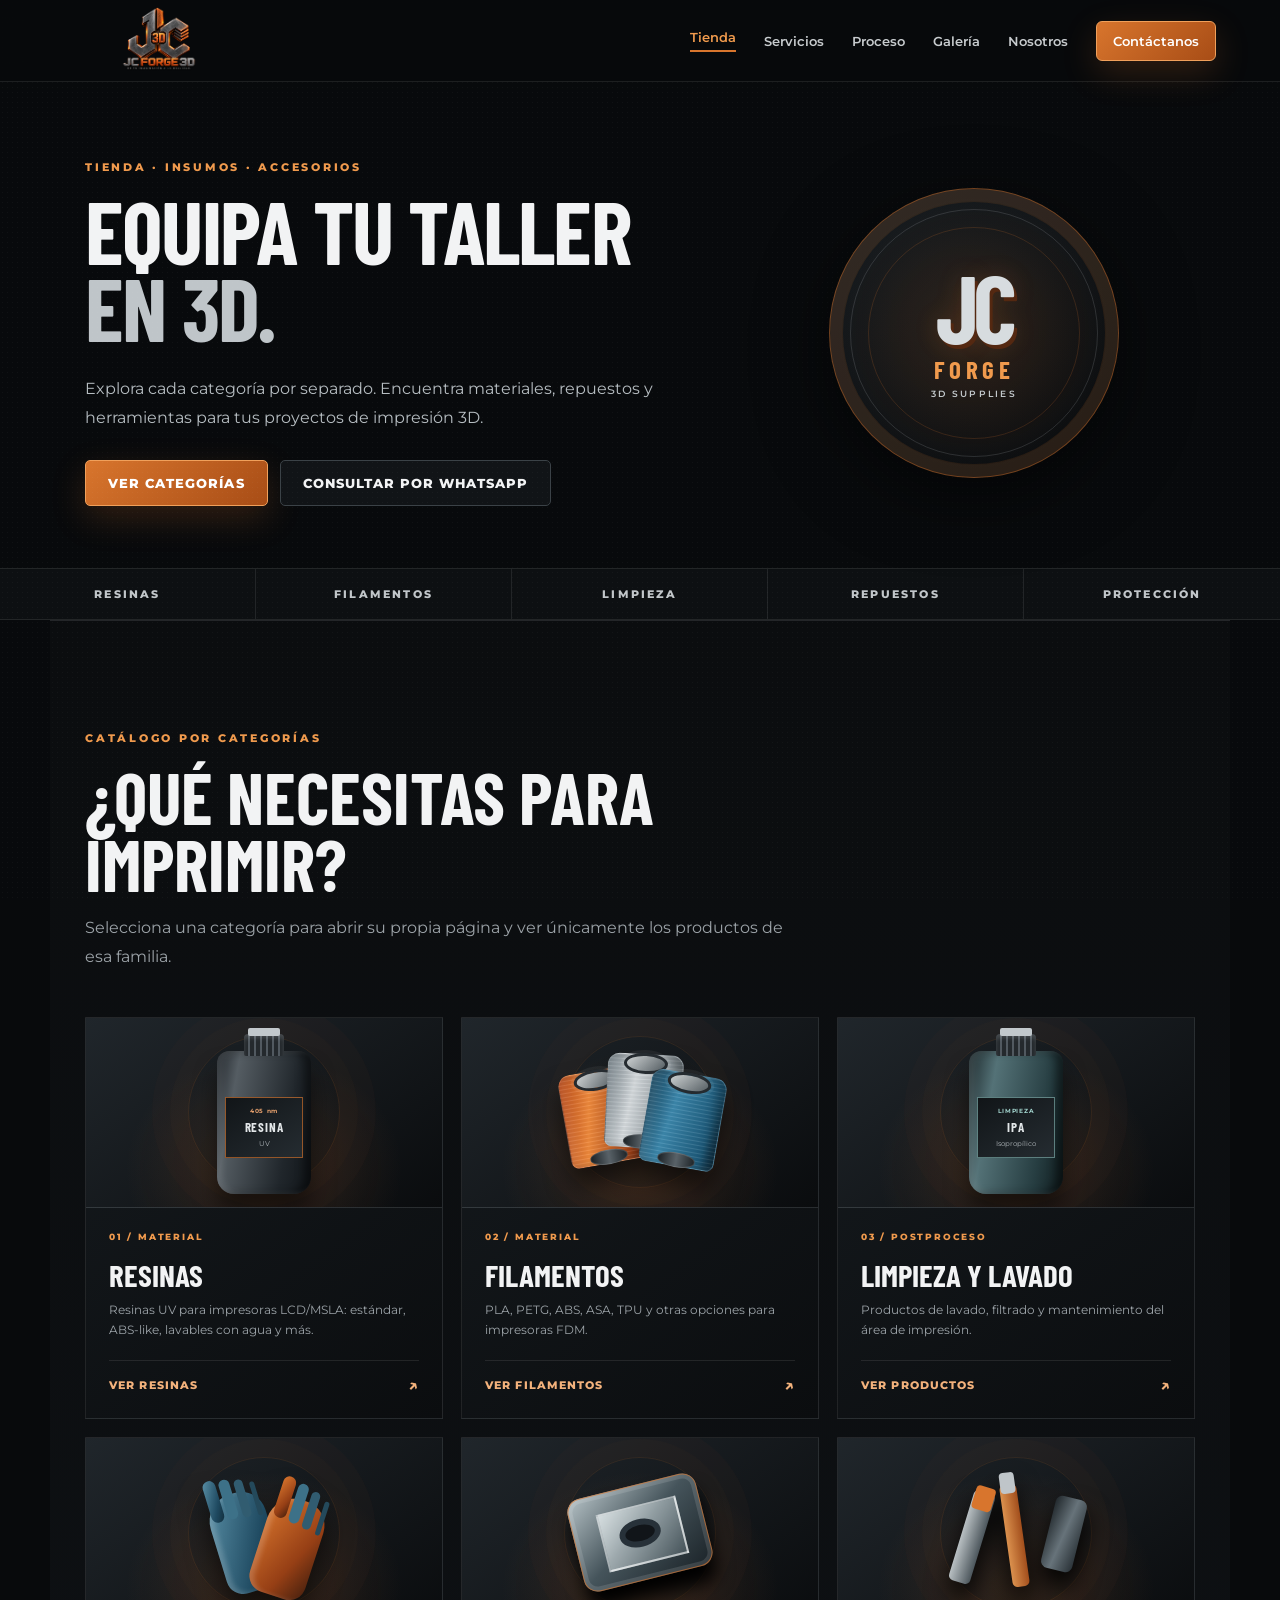
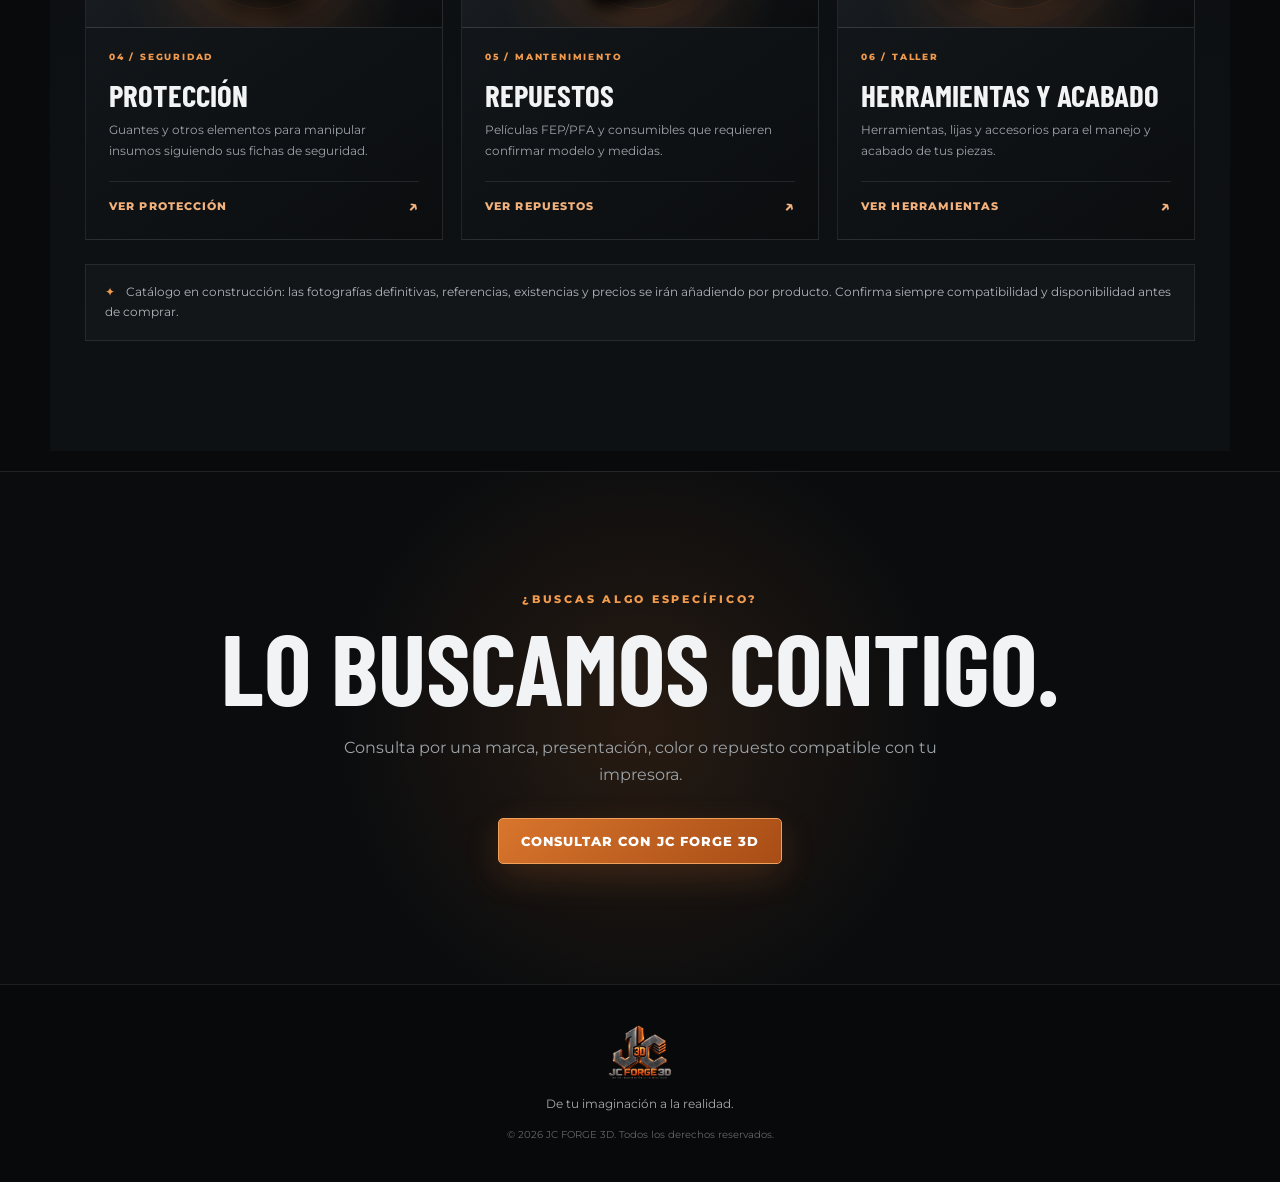
<file: tienda.html>
<!doctype html>
<html lang="es">
<head>
  <meta charset="utf-8">
  <meta name="viewport" content="width=device-width, initial-scale=1">
  <meta name="description" content="Tienda JC FORGE 3D: insumos para impresión 3D en resina y filamento, limpieza, protección y repuestos.">
  <meta name="theme-color" content="#0b0d0f">
  <title>Tienda de insumos 3D | JC FORGE 3D</title>
  <link rel="icon" href="assets/logo.png">
  <link rel="stylesheet" href="styles.css">
</head>
<body>
  <header class="nav">
    <a class="brand" href="index.html#inicio" aria-label="JC FORGE 3D - Inicio"><img src="assets/logo.png" alt="JC FORGE 3D"></a>
    <button class="menu" aria-label="Abrir menú" aria-expanded="false">☰</button>
    <nav>
      <a class="nav-current" href="tienda.html" aria-current="page">Tienda</a>
      <a href="index.html#servicios">Servicios</a>
      <a href="index.html#proceso">Proceso</a>
      <a href="index.html#galeria">Galería</a>
      <a href="index.html#nosotros">Nosotros</a>
      <a class="nav-cta" href="index.html#contacto">Contáctanos</a>
    </nav>
  </header>
  <main id="inicio">
    <section class="shop-page-hero">
      <div class="shop-page-hero-copy">
        <p class="eyebrow">TIENDA · INSUMOS · ACCESORIOS</p>
        <h1>Equipa tu taller<br><span>en 3D.</span></h1>
        <p class="lead">Explora cada categoría por separado. Encuentra materiales, repuestos y herramientas para tus proyectos de impresión 3D.</p>
        <div class="actions">
          <a class="btn primary" href="#categorias">Ver categorías</a>
          <a class="btn ghost" href="index.html#contacto">Consultar por WhatsApp</a>
        </div>
      </div>
      <div class="shop-page-badge" aria-hidden="true"><span>JC</span><b>FORGE</b><em>3D SUPPLIES</em></div>
    </section>
    <section class="strip shop-strip"><div>RESINAS</div><div>FILAMENTOS</div><div>LIMPIEZA</div><div>REPUESTOS</div><div>PROTECCIÓN</div></section>
    <section id="categorias" class="section shop-section">
      <div class="section-head">
        <p class="eyebrow">CATÁLOGO POR CATEGORÍAS</p>
        <h2>¿Qué necesitas para imprimir?</h2>
        <p>Selecciona una categoría para abrir su propia página y ver únicamente los productos de esa familia.</p>
      </div>
      <div class="category-grid">
        <a class="category-card" href="resinas.html">
          <div class="category-art"><div class="supply-bottle"><i class="bottle-cap"></i><b class="bottle-label"><small>405 nm</small><strong>RESINA</strong><em>UV</em></b></div></div>
          <div class="category-content"><span class="category-number">01 / MATERIAL</span><h3>Resinas</h3><p>Resinas UV para impresoras LCD/MSLA: estándar, ABS-like, lavables con agua y más.</p><span class="category-link">Ver resinas <b>↗</b></span></div>
        </a>
        <a class="category-card" href="filamentos.html">
          <div class="category-art filament-category-art"><div class="filament-spools"><i class="spool spool-orange"></i><b class="spool spool-silver"></b><em class="spool spool-blue"></em></div></div>
          <div class="category-content"><span class="category-number">02 / MATERIAL</span><h3>Filamentos</h3><p>PLA, PETG, ABS, ASA, TPU y otras opciones para impresoras FDM.</p><span class="category-link">Ver filamentos <b>↗</b></span></div>
        </a>
        <a class="category-card" href="limpieza.html">
          <div class="category-art ipa-art"><div class="supply-bottle ipa-bottle"><i class="bottle-cap"></i><b class="bottle-label"><small>LIMPIEZA</small><strong>IPA</strong><em>Isopropílico</em></b></div></div>
          <div class="category-content"><span class="category-number">03 / POSTPROCESO</span><h3>Limpieza y lavado</h3><p>Productos de lavado, filtrado y mantenimiento del área de impresión.</p><span class="category-link">Ver productos <b>↗</b></span></div>
        </a>
        <a class="category-card" href="proteccion.html">
          <div class="category-art gloves-art"><div class="glove-pair"><i></i><b></b></div></div>
          <div class="category-content"><span class="category-number">04 / SEGURIDAD</span><h3>Protección</h3><p>Guantes y otros elementos para manipular insumos siguiendo sus fichas de seguridad.</p><span class="category-link">Ver protección <b>↗</b></span></div>
        </a>
        <a class="category-card" href="repuestos.html">
          <div class="category-art film-art"><div class="film-roll"><i></i><b></b></div></div>
          <div class="category-content"><span class="category-number">05 / MANTENIMIENTO</span><h3>Repuestos</h3><p>Películas FEP/PFA y consumibles que requieren confirmar modelo y medidas.</p><span class="category-link">Ver repuestos <b>↗</b></span></div>
        </a>
        <a class="category-card" href="herramientas.html">
          <div class="category-art tools-art"><div class="tool-set"><i></i><b></b><em></em></div></div>
          <div class="category-content"><span class="category-number">06 / TALLER</span><h3>Herramientas y acabado</h3><p>Herramientas, lijas y accesorios para el manejo y acabado de tus piezas.</p><span class="category-link">Ver herramientas <b>↗</b></span></div>
        </a>
      </div>
      <p class="shop-note"><span>✦</span> Catálogo en construcción: las fotografías definitivas, referencias, existencias y precios se irán añadiendo por producto. Confirma siempre compatibilidad y disponibilidad antes de comprar.</p>
    </section>
    <section class="cta shop-order-cta">
      <p class="eyebrow">¿BUSCAS ALGO ESPECÍFICO?</p>
      <h2>Lo buscamos contigo.</h2>
      <p>Consulta por una marca, presentación, color o repuesto compatible con tu impresora.</p>
      <a class="btn primary" href="index.html#contacto">Consultar con JC FORGE 3D</a>
    </section>
  </main>
  <footer><a href="index.html#inicio"><img src="assets/logo.png" alt="JC FORGE 3D"></a><p>De tu imaginación a la realidad.</p><small>© 2026 JC FORGE 3D. Todos los derechos reservados.</small></footer>
  <script src="script.js"></script>
</body>
</html>
</file>
<file: styles.css>
@import url('https://fonts.googleapis.com/css2?family=Barlow+Condensed:wght@500;600;700&family=Montserrat:wght@400;500;600;700;800&display=swap');

:root{
  --bg:#080a0c; --panel:#101316; --panel2:#15191d; --text:#f2f3f4;
  --muted:#9ca3a8; --copper:#d8752d; --copper2:#f09a4d; --silver:#bfc5c9;
  --line:rgba(255,255,255,.09); --max:1180px;
}
*{box-sizing:border-box} html{scroll-behavior:smooth}
body{margin:0;background:var(--bg);color:var(--text);font-family:Montserrat,Arial,sans-serif}
body:before{content:"";position:fixed;inset:0;pointer-events:none;opacity:.035;background-image:radial-gradient(#fff .6px,transparent .6px);background-size:5px 5px}
a{color:inherit;text-decoration:none}
.nav{height:82px;display:flex;align-items:center;justify-content:space-between;padding:0 5vw;border-bottom:1px solid var(--line);background:rgba(8,10,12,.82);backdrop-filter:blur(14px);position:sticky;top:0;z-index:10}
.brand img{width:190px;height:64px;object-fit:contain}
.nav nav{display:flex;align-items:center;gap:28px;font-size:13px;font-weight:600}
.nav nav a:not(.nav-cta){color:#c7cbce}.nav nav a:hover{color:#fff}
.nav-cta,.btn.primary{background:linear-gradient(135deg,var(--copper),#a84d16);border:1px solid #f0a05b;color:#fff;box-shadow:0 12px 35px rgba(216,117,45,.2)}
.nav-cta{padding:11px 16px;border-radius:6px}
.menu{display:none;background:none;border:0;color:#fff;font-size:25px}

.hero{min-height:calc(100vh - 82px);max-width:var(--max);margin:auto;padding:90px 35px 70px;display:grid;grid-template-columns:1.05fr .95fr;align-items:center;gap:35px}
.eyebrow{font-size:11px;letter-spacing:.25em;font-weight:800;color:var(--copper2);margin:0 0 18px}
h1,h2,h3{font-family:"Barlow Condensed",Arial,sans-serif;text-transform:uppercase;margin:0}
h1{font-size:clamp(60px,8vw,108px);line-height:.86;letter-spacing:-.02em}
h1 span{color:var(--silver)}
.lead{color:#b6bdc1;line-height:1.8;max-width:650px;margin:28px 0}
.actions{display:flex;gap:12px;flex-wrap:wrap}.btn{display:inline-flex;align-items:center;justify-content:center;padding:14px 22px;border-radius:5px;font-size:13px;font-weight:800;text-transform:uppercase;letter-spacing:.08em}
.btn.ghost{border:1px solid #3b4247;background:#111417}.btn.ghost:hover{border-color:#777}
.hero-points{display:flex;gap:22px;flex-wrap:wrap;color:#aab0b4;font-size:11px;margin-top:28px}
.hero-mark{display:flex;justify-content:center;position:relative}.hero-mark img{width:min(520px,100%);filter:drop-shadow(0 25px 55px rgba(0,0,0,.8));position:relative;z-index:1}.glow{position:absolute;width:330px;height:330px;background:rgba(216,117,45,.15);filter:blur(90px);border-radius:50%}

.strip{border-top:1px solid var(--line);border-bottom:1px solid var(--line);display:grid;grid-template-columns:repeat(4,1fr);background:#0d1012}
.strip div{text-align:center;padding:18px 8px;font-size:11px;letter-spacing:.2em;font-weight:800;color:#c1c6c9;border-right:1px solid var(--line)}.strip div:last-child{border:0}

.section{max-width:var(--max);margin:auto;padding:110px 35px}.section.dark{max-width:none;background:linear-gradient(180deg,#0e1114,#0a0c0e);border-top:1px solid var(--line);border-bottom:1px solid var(--line);padding-left:max(35px,calc((100vw - 1110px)/2));padding-right:max(35px,calc((100vw - 1110px)/2))}
.section-head{max-width:720px;margin-bottom:45px}.section-head h2,.about h2{font-size:clamp(44px,6vw,72px);line-height:.92}.section-head>p:last-child{color:var(--muted);line-height:1.8;margin-top:18px}
.cards{display:grid;grid-template-columns:repeat(4,1fr);gap:14px}.card{background:linear-gradient(145deg,#14181c,#0e1114);border:1px solid var(--line);padding:30px;min-height:220px;position:relative;overflow:hidden}.card:after{content:"";position:absolute;right:-40px;bottom:-70px;width:150px;height:150px;border-radius:50%;border:1px solid rgba(216,117,45,.15)}.num{color:var(--copper2);font-size:12px;font-weight:800}.card h3{font-size:30px;margin:38px 0 10px}.card p{color:var(--muted);line-height:1.65;font-size:13px}

.steps{display:grid;grid-template-columns:repeat(4,1fr);gap:1px;background:var(--line)}.step{background:#0e1114;padding:32px;min-height:220px}.step b{font-family:"Barlow Condensed";font-size:48px;color:var(--copper)}.step h3{font-size:27px;margin:20px 0 8px}.step p{color:var(--muted);font-size:13px;line-height:1.7}

.gallery{display:grid;grid-template-columns:2fr 1fr 1fr;grid-auto-rows:210px;gap:12px}.gallery-item{background:linear-gradient(145deg,#181d21,#0c0f11);border:1px solid var(--line);display:flex;align-items:flex-end;padding:20px;position:relative;overflow:hidden}.gallery-item:before{content:"";position:absolute;inset:0;background:linear-gradient(135deg,transparent 40%,rgba(216,117,45,.09));}.gallery-item span{position:relative;font-size:11px;font-weight:800;letter-spacing:.15em;color:#d1d5d7}.gallery-item.big{grid-row:span 2}

.about{display:grid;grid-template-columns:1fr 1fr;gap:70px;align-items:end;border-top:1px solid var(--line)}.about>p{color:#adb4b8;line-height:1.9;font-size:15px}

.cta{text-align:center;padding:120px 25px;background:radial-gradient(circle at center,rgba(216,117,45,.14),transparent 45%),#0a0c0e;border-top:1px solid var(--line)}.cta h2{font-size:clamp(60px,8vw,100px);line-height:.85}.cta>p:not(.eyebrow){color:var(--muted);margin:25px auto 30px;max-width:620px;line-height:1.7}.socials{display:flex;justify-content:center;gap:24px;margin-top:30px;color:#aeb4b8;font-size:12px;font-weight:700}.socials a:hover{color:var(--copper2)}

footer{padding:40px 25px;text-align:center;border-top:1px solid var(--line);background:#07090a}footer img{width:180px;height:55px;object-fit:contain}footer p{color:#aaa;font-size:12px}footer small{color:#666;font-size:10px}

@media(max-width:850px){
  .nav{height:70px}.brand img{width:155px}.menu{display:block}.nav nav{display:none;position:absolute;top:70px;left:0;right:0;padding:20px;background:#0b0d0f;flex-direction:column;border-bottom:1px solid var(--line)}.nav nav.open{display:flex}
  .hero{grid-template-columns:1fr;padding-top:65px}.hero-mark{order:-1}.hero-mark img{width:320px}
  .cards,.steps{grid-template-columns:1fr 1fr}.shop-grid{grid-template-columns:1fr 1fr}.gallery{grid-template-columns:1fr 1fr}.gallery-item.big{grid-row:span 1}
  .about{grid-template-columns:1fr;gap:30px}
}
@media(max-width:520px){
  .hero,.section{padding-left:20px;padding-right:20px}.hero{padding-top:45px}.hero-mark img{width:250px}h1{font-size:57px}.cards,.steps,.shop-grid,.gallery{grid-template-columns:1fr}.product-art{height:220px}.strip{grid-template-columns:1fr 1fr}.strip div:nth-child(2){border-right:0}.strip div:nth-child(3),.strip div:nth-child(4){border-top:1px solid var(--line)}.gallery{grid-auto-rows:170px}
}


/* Tienda / catálogo de productos */
.shop-section{border-top:1px solid var(--line);background:linear-gradient(180deg,#0b0d0f,#0e1114)}
.shop-grid{display:grid;grid-template-columns:repeat(4,minmax(0,1fr));gap:16px}
.product-card{border:1px solid var(--line);background:linear-gradient(145deg,#14181c,#0c0f11);min-width:0;overflow:hidden;transition:transform .2s ease,border-color .2s ease,box-shadow .2s ease}
.product-card:hover{transform:translateY(-5px);border-color:rgba(216,117,45,.6);box-shadow:0 18px 45px rgba(0,0,0,.25)}
.product-art{height:230px;position:relative;overflow:hidden;background:radial-gradient(ellipse at 50% 80%,rgba(216,117,45,.19),transparent 55%),linear-gradient(145deg,#20262b,#0a0c0e);display:flex;align-items:center;justify-content:center;border-bottom:1px solid var(--line)}
.product-art:after{content:"";position:absolute;inset:14px;border:1px solid rgba(255,255,255,.06);pointer-events:none}
.art-tag{position:absolute;z-index:3;top:23px;left:22px;font-size:9px;letter-spacing:.18em;color:#e5a16e;font-weight:800}
.product-info{padding:22px}
.product-category{color:var(--copper2);font-size:9px;font-weight:800;letter-spacing:.2em;margin:0 0 10px}
.product-info h3{font-size:25px;line-height:1.02;margin-bottom:11px}
.product-info>p:not(.product-category){font-size:12px;color:var(--muted);line-height:1.7;min-height:62px;margin:0}
.product-bottom{display:flex;flex-direction:column;gap:14px;margin-top:22px;padding-top:16px;border-top:1px solid var(--line)}
.price-label{color:#d5d8da;font-size:11px;font-weight:700}
.product-cta{display:flex;align-items:center;justify-content:space-between;background:#211911;color:#f3b27c;border:1px solid rgba(216,117,45,.45);padding:11px 12px;font-size:11px;font-weight:800;letter-spacing:.08em;text-transform:uppercase;border-radius:3px}
.product-cta span{font-size:16px}.product-cta:hover{background:#3a2415;color:#fff}
.shop-note{margin:24px 0 0;padding:17px 19px;border:1px solid var(--line);background:rgba(255,255,255,.02);color:#aeb5b9;font-size:12px;line-height:1.7}.shop-note span{color:var(--copper2);margin-right:8px}
/* Decorative illustrative forms: temporary until real product photography is added */
.figure-shape{height:138px;width:92px;position:relative;filter:drop-shadow(0 15px 15px rgba(0,0,0,.7));transform:translateY(12px)}
.figure-shape:before{content:"";position:absolute;top:0;left:27px;width:38px;height:43px;border-radius:46% 46% 40% 40%;background:linear-gradient(120deg,#c9cdd0,#646d74 55%,#343a40);box-shadow:inset -7px -2px 0 #272d31}
.figure-shape:after{content:"";position:absolute;top:40px;left:14px;width:64px;height:72px;clip-path:polygon(28% 0,72% 0,100% 100%,0 100%);background:linear-gradient(110deg,#d67c39,#793d1d 64%,#312017);border-bottom:4px solid #c0c5c8}
.figure-shape i{position:absolute;z-index:1;bottom:0;left:0;width:92px;height:17px;border-radius:50%;background:linear-gradient(#aab0b5,#34393e);box-shadow:0 4px 0 #1c2023}
.vehicle-shape{position:relative;width:170px;height:80px;transform:translateY(28px);filter:drop-shadow(0 14px 10px #000)}
.vehicle-shape:before{content:"";position:absolute;left:7px;right:6px;top:20px;height:41px;clip-path:polygon(0 70%,12% 38%,31% 22%,45% 0,74% 8%,89% 37%,100% 55%,96% 85%,7% 100%);background:linear-gradient(160deg,#d5d8da,#6a747b 42%,#23282c);border-bottom:4px solid #cc7130}
.vehicle-shape:after{content:"";position:absolute;left:55px;top:14px;width:58px;height:26px;clip-path:polygon(27% 0,75% 3%,100% 100%,0 100%);background:linear-gradient(130deg,#f0a45f,#333c43)}
.vehicle-shape i,.vehicle-shape b{position:absolute;z-index:1;bottom:6px;width:32px;height:32px;border:7px solid #16191b;border-radius:50%;background:linear-gradient(135deg,#9ca3a8,#33383d);box-shadow:0 0 0 2px #8e969c}
.vehicle-shape i{left:24px}.vehicle-shape b{right:22px}
.accessory-shape{position:relative;width:145px;height:130px;filter:drop-shadow(0 14px 12px #000);transform:rotate(-9deg)}
.accessory-shape:before{content:"";position:absolute;left:26px;top:23px;width:92px;height:92px;border-radius:22px;background:linear-gradient(140deg,#d2d7da,#555f67 60%,#252b30);box-shadow:inset -8px -8px 0 #252a2e,inset 6px 6px 0 rgba(255,255,255,.24)}
.accessory-shape:after{content:"JC";position:absolute;left:43px;top:49px;font-family:'Barlow Condensed',sans-serif;font-size:42px;font-weight:700;color:#b65e28;text-shadow:1px 2px #1a1d1f}
.accessory-shape i{position:absolute;z-index:1;left:54px;top:0;width:36px;height:36px;border:8px solid #9da5aa;border-radius:50%;background:#171b1e}
.custom-shape{width:150px;height:125px;position:relative;filter:drop-shadow(0 15px 12px #000);transform:rotate(6deg)}
.custom-shape:before{content:"";position:absolute;left:29px;top:24px;width:90px;height:78px;background:linear-gradient(140deg,#d4d8db,#545e65 55%,#252b30);clip-path:polygon(15% 0,85% 0,100% 22%,100% 78%,82% 100%,18% 100%,0 78%,0 22%);box-shadow:inset 0 0 0 5px #252a2e}
.custom-shape:after{content:"";position:absolute;left:58px;top:47px;width:32px;height:32px;border:7px solid #242a2e;border-radius:50%;box-shadow:0 0 0 3px #a8afb4}
.custom-shape i{position:absolute;left:4px;top:50px;width:38px;height:32px;background:linear-gradient(145deg,#e89147,#813c16);clip-path:polygon(0 0,100% 20%,82% 100%,10% 80%)}
.custom-shape b{position:absolute;right:1px;top:50px;width:38px;height:32px;background:linear-gradient(145deg,#d4d8db,#566169);clip-path:polygon(0 20%,100% 0,90% 80%,18% 100%)}
.custom-shape em{position:absolute;left:63px;bottom:0;width:25px;height:12px;background:#b6bdc1;clip-path:polygon(0 0,100% 0,76% 100%,24% 100%)}

@media(max-width:850px){.shop-grid{grid-template-columns:1fr 1fr}}
@media(max-width:520px){.shop-grid{grid-template-columns:1fr}}


/* Ilustraciones temporales del catálogo de insumos de impresión 3D */
.supply-art{isolation:isolate}
.supply-art:before{content:"";position:absolute;width:190px;height:190px;border-radius:50%;border:1px solid rgba(216,117,45,.12);box-shadow:0 0 0 18px rgba(216,117,45,.025),0 0 0 38px rgba(216,117,45,.018);}
.supply-bottle{position:relative;z-index:1;width:94px;height:143px;border-radius:12px 12px 17px 17px;background:linear-gradient(100deg,#20252a,#555d63 20%,#20262b 72%,#111519);box-shadow:inset 5px 0 7px rgba(255,255,255,.10),inset -7px 0 8px rgba(0,0,0,.45),0 20px 22px rgba(0,0,0,.5);transform:translateY(10px)}
.supply-bottle:before{content:"";position:absolute;top:-17px;left:27px;width:40px;height:22px;border-radius:4px 4px 2px 2px;background:repeating-linear-gradient(90deg,#24292d 0 4px,#515960 4px 6px);box-shadow:inset 0 4px 4px rgba(255,255,255,.15)}
.bottle-cap{position:absolute;top:-23px;left:31px;width:32px;height:8px;background:#c2c8cc;border-radius:2px;}
.bottle-label{position:absolute;left:8px;right:8px;top:46px;min-height:61px;display:flex;flex-direction:column;justify-content:center;align-items:center;gap:4px;padding:7px 2px;border:1px solid rgba(216,117,45,.65);background:linear-gradient(145deg,#111518,#252c31);color:#e3e7e9;text-align:center}
.bottle-label small{font:700 6px Montserrat,sans-serif;letter-spacing:.12em;color:#e6a06d}.bottle-label strong{font:700 13px 'Barlow Condensed',sans-serif;letter-spacing:.06em}.bottle-label em{font:normal 7px Montserrat,sans-serif;color:#aeb5b9}
.ipa-bottle{background:linear-gradient(100deg,#1e2a2d,#547277 25%,#263d41 74%,#101c1e)}.ipa-bottle .bottle-label{border-color:rgba(129,180,177,.65)}.ipa-bottle .bottle-label small{color:#9fd0ca}
.glove-pair{width:140px;height:142px;position:relative;z-index:1;filter:drop-shadow(0 17px 12px rgba(0,0,0,.6))}
.glove-pair i,.glove-pair b{position:absolute;top:30px;width:58px;height:100px;border-radius:28px 25px 17px 17px;background:linear-gradient(115deg,#5b91a8,#1f4a61 65%,#112d3b);box-shadow:inset 5px 0 5px rgba(255,255,255,.16);transform:rotate(-17deg);}
.glove-pair i:before,.glove-pair b:before{content:"";position:absolute;top:-19px;left:4px;width:13px;height:43px;border-radius:8px;background:inherit;box-shadow:15px 2px 0 -1px #3d7188,29px 5px 0 -2px #315c70,42px 9px 0 -4px #24495b}
.glove-pair i{left:22px}.glove-pair b{left:65px;top:36px;transform:rotate(18deg);background:linear-gradient(115deg,#d8752d,#963f15 65%,#47200e)}
.filter-stack{position:relative;z-index:1;width:145px;height:130px;filter:drop-shadow(0 14px 12px #000)}
.filter-stack i,.filter-stack b,.filter-stack em{position:absolute;width:100px;height:27px;left:22px;border-radius:4px 4px 12px 12px;background:repeating-linear-gradient(90deg,#ded9cb 0 3px,#a29d91 3px 4px);clip-path:polygon(0 0,100% 0,78% 100%,22% 100%);border-top:3px solid #e3a16c}
.filter-stack i{top:13px;transform:rotate(-8deg)}.filter-stack b{top:46px;transform:rotate(4deg)}.filter-stack em{top:78px;transform:rotate(-5deg)}
.film-roll{position:relative;z-index:1;width:132px;height:95px;border-radius:14px;background:linear-gradient(145deg,#b6c2c6,#45545b 48%,#1a2227);box-shadow:inset 0 0 0 5px rgba(255,255,255,.12),0 17px 18px #000;transform:rotate(-14deg)}
.film-roll:before{content:"";position:absolute;left:27px;top:20px;width:78px;height:55px;background:linear-gradient(135deg,rgba(233,240,241,.8),rgba(112,130,137,.4));border:2px solid rgba(255,255,255,.45)}.film-roll i{position:absolute;left:45px;top:34px;width:42px;height:28px;border:6px solid #273139;border-radius:50%;background:#111519}.film-roll b{position:absolute;inset:0;border:1px solid rgba(216,117,45,.65);border-radius:14px}
.tool-set{position:relative;z-index:1;width:145px;height:120px;filter:drop-shadow(0 14px 12px #000)}.tool-set i{position:absolute;left:17px;top:17px;width:22px;height:94px;border-radius:5px;background:linear-gradient(90deg,#b9c0c3,#4c565c);transform:rotate(17deg)}.tool-set i:after{content:"";position:absolute;top:-5px;left:1px;width:20px;height:24px;border-radius:4px;background:#d8752d}.tool-set b{position:absolute;left:62px;top:11px;width:17px;height:103px;border-radius:5px;background:linear-gradient(90deg,#db914e,#a24e1c);transform:rotate(-8deg)}.tool-set b:after{content:"";position:absolute;top:-12px;left:1px;width:15px;height:21px;border-radius:4px;background:#bfc5c9}.tool-set em{position:absolute;right:9px;top:24px;width:32px;height:74px;border-radius:7px;background:linear-gradient(100deg,#20272b,#67737a,#293136);transform:rotate(14deg)}
.finish-set{position:relative;z-index:1;width:145px;height:120px;filter:drop-shadow(0 14px 12px #000)}.finish-set i{position:absolute;left:17px;top:22px;width:52px;height:75px;background:repeating-linear-gradient(0deg,#a9b1b5 0 5px,#5b646a 5px 7px);border:3px solid #293035;transform:rotate(-15deg)}.finish-set b{position:absolute;left:68px;top:17px;width:28px;height:88px;border-radius:8px;background:linear-gradient(90deg,#d7dcdf,#737c81,#3d454b);transform:rotate(14deg)}.finish-set em{position:absolute;right:3px;top:35px;width:23px;height:64px;border-radius:10px 10px 5px 5px;background:linear-gradient(90deg,#c3c9cc,#7a858c,#333b40);transform:rotate(20deg)}
.protection-set{position:relative;z-index:1;width:150px;height:120px;filter:drop-shadow(0 14px 12px #000)}.protection-set i{position:absolute;left:15px;top:20px;width:78px;height:41px;border:8px solid #b8c0c4;border-radius:11px 11px 18px 18px;background:linear-gradient(135deg,#3b555e,#10191d);transform:rotate(-7deg)}.protection-set i:after{content:"";position:absolute;left:24px;top:-8px;width:8px;height:40px;background:#b8c0c4}.protection-set b{position:absolute;right:11px;top:48px;width:53px;height:42px;border:6px solid #d8752d;border-radius:50%;background:linear-gradient(145deg,#d4d9dc,#596369)}.protection-set em{position:absolute;right:4px;top:82px;width:69px;height:20px;border:2px solid #68757b;border-radius:4px;background:linear-gradient(#273036,#121619);transform:rotate(-9deg)}


/* Página de tienda independiente */
.nav nav a.nav-current{color:var(--copper2)}
.nav nav a.nav-current:after{content:"";display:block;height:2px;background:var(--copper);margin-top:5px}
.shop-page-hero{max-width:var(--max);margin:auto;min-height:465px;padding:78px 35px 62px;display:grid;grid-template-columns:1fr .7fr;gap:36px;align-items:center}
.shop-page-hero h1{font-size:clamp(58px,7vw,88px);line-height:.88;letter-spacing:-.02em}
.shop-page-hero h1 span{color:var(--silver)}
.shop-page-hero .lead{max-width:620px}
.shop-page-badge{justify-self:center;width:min(290px,75vw);aspect-ratio:1;border:1px solid rgba(216,117,45,.5);border-radius:50%;display:flex;flex-direction:column;align-items:center;justify-content:center;position:relative;background:radial-gradient(circle,rgba(216,117,45,.16),transparent 67%),linear-gradient(145deg,#171c20,#090b0d);box-shadow:0 18px 70px rgba(0,0,0,.55),inset 0 0 0 12px rgba(255,255,255,.015),inset 0 0 0 13px rgba(216,117,45,.13)}
.shop-page-badge:before,.shop-page-badge:after{content:"";position:absolute;border:1px solid rgba(191,197,201,.17);border-radius:50%;inset:20px}
.shop-page-badge:after{inset:38px;border-color:rgba(216,117,45,.18)}
.shop-page-badge span{position:relative;font:700 95px/.8 'Barlow Condensed',sans-serif;letter-spacing:-.06em;color:#d7dcdf;text-shadow:3px 4px 0 #542811,0 0 25px rgba(216,117,45,.2)}
.shop-page-badge b{position:relative;margin-top:13px;font:700 25px/1 'Barlow Condensed',sans-serif;letter-spacing:.18em;color:var(--copper2)}
.shop-page-badge em{position:relative;margin-top:7px;font:600 9px/1 Montserrat,sans-serif;letter-spacing:.25em;color:#c3c9cc;font-style:normal}
.shop-order-cta{margin-top:20px}
@media(max-width:850px){.shop-page-hero{grid-template-columns:1fr;min-height:auto;padding-top:55px;text-align:center}.shop-page-hero .actions{justify-content:center}.shop-page-hero .lead{margin-left:auto;margin-right:auto}.shop-page-badge{width:205px;grid-row:1;grid-column:1}.shop-page-badge span{font-size:70px}.shop-page-badge b{font-size:19px}}
@media(max-width:520px){.shop-page-hero{padding-left:20px;padding-right:20px}.shop-page-hero h1{font-size:56px}}


/* Categoría adicional: filamentos para impresoras FDM */
.shop-strip{grid-template-columns:repeat(5,minmax(0,1fr))}
.filament-art{background:radial-gradient(ellipse at 50% 80%,rgba(216,117,45,.18),transparent 55%),linear-gradient(145deg,#20262b,#0a0c0e)}
.filament-tech-art{background:radial-gradient(ellipse at 50% 80%,rgba(105,157,190,.15),transparent 55%),linear-gradient(145deg,#20262b,#0a0c0e)}
.filament-spools{width:180px;height:140px;position:relative;z-index:1;filter:drop-shadow(0 16px 12px rgba(0,0,0,.55))}
.spool{position:absolute;display:block;width:76px;height:94px;border-radius:12px 12px 8px 8px;background:repeating-linear-gradient(0deg,rgba(0,0,0,.04) 0 3px,rgba(255,255,255,.09) 3px 4px),linear-gradient(100deg,#b94817,#f08a3c 35%,#9b3f16 82%,#60240f);border:1px solid rgba(255,255,255,.15);box-shadow:inset 7px 0 8px rgba(255,255,255,.08),inset -8px 0 8px rgba(0,0,0,.25)}
.spool:before{content:"";position:absolute;left:15px;right:15px;top:-2px;height:15px;border-radius:50%;background:linear-gradient(135deg,#d0d4d5,#525b60);border:3px solid #252b30;box-shadow:0 0 0 3px rgba(255,255,255,.05)}
.spool:after{content:"";position:absolute;left:18px;right:18px;bottom:-2px;height:13px;border-radius:50%;background:linear-gradient(90deg,#1c2226,#596268,#20262a);border:1px solid rgba(255,255,255,.15)}
.spool-orange{left:14px;top:28px;transform:rotate(-10deg)}
.spool-silver{left:56px;top:12px;background:repeating-linear-gradient(0deg,rgba(0,0,0,.04) 0 3px,rgba(255,255,255,.12) 3px 4px),linear-gradient(100deg,#727e85,#d5dadd 35%,#7d888e 82%,#454e54);transform:rotate(3deg)}
.spool-blue{right:9px;top:31px;background:repeating-linear-gradient(0deg,rgba(0,0,0,.04) 0 3px,rgba(255,255,255,.1) 3px 4px),linear-gradient(100deg,#16445d,#3c88ad 35%,#1d5a7a 82%,#103246);transform:rotate(10deg)}
.shop-strip div{border-right:1px solid var(--line)}
@media(max-width:850px){.shop-strip{grid-template-columns:repeat(3,minmax(0,1fr))}.shop-strip div:nth-child(3){border-right:0}.shop-strip div:nth-child(4),.shop-strip div:nth-child(5){border-top:1px solid var(--line)}}
@media(max-width:520px){.shop-strip{grid-template-columns:1fr 1fr}.shop-strip div:nth-child(2){border-right:0}.shop-strip div:nth-child(3){border-right:1px solid var(--line);border-top:1px solid var(--line)}.shop-strip div:nth-child(4){border-right:0;border-top:1px solid var(--line)}.shop-strip div:nth-child(5){grid-column:span 2;border-top:1px solid var(--line)}}


/* Marcas de resina incluidas en el catálogo */
.resin-brand-list{display:flex;flex-wrap:wrap;gap:6px;margin-top:17px}
.resin-brand-list span{display:inline-flex;align-items:center;justify-content:center;padding:7px 9px;border:1px solid rgba(216,117,45,.38);background:linear-gradient(145deg,rgba(216,117,45,.12),rgba(255,255,255,.02));color:#d9dfe2;font-size:9px;font-weight:800;letter-spacing:.1em;line-height:1.2}
.resin-brand-list span:nth-child(2){border-color:rgba(191,197,201,.36)}
.resin-brand-list span:nth-child(3){border-color:rgba(111,164,184,.38)}

/* Navegación de categorías: cada tarjeta abre una página independiente. */
.category-grid{display:grid;grid-template-columns:repeat(3,minmax(0,1fr));gap:18px}
.category-card{display:flex;flex-direction:column;min-width:0;border:1px solid var(--line);background:linear-gradient(145deg,#151a1e,#0b0d0f);overflow:hidden;transition:transform .2s ease,border-color .2s ease,box-shadow .2s ease}
.category-card:hover{transform:translateY(-5px);border-color:rgba(216,117,45,.62);box-shadow:0 18px 45px rgba(0,0,0,.25)}
.category-art{height:190px;position:relative;overflow:hidden;background:radial-gradient(ellipse at 50% 80%,rgba(216,117,45,.17),transparent 55%),linear-gradient(145deg,#20262b,#0a0c0e);display:flex;align-items:center;justify-content:center;border-bottom:1px solid var(--line);isolation:isolate}
.category-art:before{content:"";position:absolute;width:150px;height:150px;border:1px solid rgba(216,117,45,.13);border-radius:50%;box-shadow:0 0 0 18px rgba(216,117,45,.025),0 0 0 36px rgba(216,117,45,.018)}
.category-content{padding:23px;display:flex;flex-direction:column;flex:1;align-items:flex-start}
.category-number{font-size:9px;color:var(--copper2);font-weight:800;letter-spacing:.2em}
.category-content h3{font-size:31px;line-height:1;margin:17px 0 10px}
.category-content p{font-size:12px;color:var(--muted);line-height:1.7;margin:0 0 20px}
.category-link{display:flex;justify-content:space-between;align-items:center;width:100%;margin-top:auto;padding-top:14px;border-top:1px solid var(--line);font-size:11px;font-weight:800;text-transform:uppercase;letter-spacing:.1em;color:#f3b27c}
.category-link b{font-size:17px}
.category-hero{max-width:var(--max);margin:auto;min-height:390px;padding:64px 35px 50px;display:grid;grid-template-columns:1fr .55fr;gap:38px;align-items:center}
.category-hero h1{font-size:clamp(55px,7vw,84px);line-height:.88;letter-spacing:-.02em}
.category-hero h1 span{color:var(--silver)}
.category-hero .lead{max-width:660px;margin-top:22px}
.back-link{display:inline-block;color:#aeb5b9;font-size:12px;font-weight:700;margin-bottom:26px}
.back-link:hover{color:var(--copper2)}
.category-quick-links{display:flex;gap:12px;flex-wrap:wrap}
.category-hero-badge{justify-self:center;width:min(260px,70vw);aspect-ratio:1;border:1px solid rgba(216,117,45,.42);border-radius:50%;display:flex;flex-direction:column;align-items:center;justify-content:center;position:relative;background:radial-gradient(circle,rgba(216,117,45,.16),transparent 67%),linear-gradient(145deg,#171c20,#090b0d);box-shadow:0 18px 70px rgba(0,0,0,.55),inset 0 0 0 12px rgba(255,255,255,.015),inset 0 0 0 13px rgba(216,117,45,.13)}
.category-hero-badge:before,.category-hero-badge:after{content:"";position:absolute;border:1px solid rgba(191,197,201,.17);border-radius:50%;inset:18px}
.category-hero-badge:after{inset:34px;border-color:rgba(216,117,45,.18)}
.category-hero-badge>span{font:700 67px/.85 'Barlow Condensed',sans-serif;color:#e0e4e6;text-shadow:3px 4px 0 #542811}
.category-hero-badge>b{font:700 25px/1 'Barlow Condensed',sans-serif;color:var(--copper2);letter-spacing:.12em;margin-top:8px}
.category-hero-badge>small{font-size:8px;letter-spacing:.2em;color:#c3c9cc;margin-top:8px}
.brand-filter-section{max-width:var(--max);margin:0 auto;padding:0 35px 26px}
.filter-buttons{display:flex;gap:9px;flex-wrap:wrap}
.filter-button{border:1px solid #3b4247;background:#101316;color:#c1c7ca;padding:11px 18px;border-radius:4px;font:800 11px Montserrat,Arial,sans-serif;letter-spacing:.12em;cursor:pointer;transition:background .15s ease,border-color .15s ease,color .15s ease}
.filter-button:hover,.filter-button.is-active{background:linear-gradient(135deg,#a84d16,#d8752d);border-color:#f0a05b;color:white}
.resin-product-grid .product-card[hidden]{display:none}
.water-resin-art{background:radial-gradient(ellipse at 50% 80%,rgba(88,171,183,.16),transparent 55%),linear-gradient(145deg,#1c292d,#0a0c0e)}
.water-bottle{background:linear-gradient(100deg,#163137,#43737a 25%,#223e42 74%,#101c1e)}
.water-bottle .bottle-label{border-color:rgba(121,194,202,.65)}
.water-bottle .bottle-label small{color:#9fd8df}
.specialty-resin-art{background:radial-gradient(ellipse at 50% 80%,rgba(179,179,209,.15),transparent 55%),linear-gradient(145deg,#25252f,#0a0c0e)}
.specialty-bottle{background:linear-gradient(100deg,#2c2834,#79717f 25%,#39313f 74%,#17131c)}
.specialty-bottle .bottle-label{border-color:rgba(176,156,190,.65)}
.category-hero-badge .supply-bottle,.category-hero-badge .film-roll,.category-hero-badge .glove-pair,.category-hero-badge .protection-set,.category-hero-badge .tool-set{transform:scale(1.03);z-index:1}

@media(max-width:850px){.category-grid{grid-template-columns:repeat(2,minmax(0,1fr))}.category-hero{grid-template-columns:1fr;min-height:auto;padding-top:45px;text-align:center}.category-hero>div:first-child{order:2}.category-hero-badge{order:1;width:190px}.category-hero .lead{margin-left:auto;margin-right:auto}.category-quick-links{justify-content:center}.brand-filter-section{padding-left:25px;padding-right:25px}}
@media(max-width:520px){.category-grid{grid-template-columns:1fr}.category-art{height:210px}.category-hero{padding-left:20px;padding-right:20px}.category-hero h1{font-size:54px}.brand-filter-section{padding-left:20px;padding-right:20px}.filter-buttons{display:grid;grid-template-columns:1fr 1fr}.filter-button{padding:12px 8px}.category-content{padding:21px}}


/* Ficha específica: ELEGOO ABS-Like Resin V3.0 Pro */
.resin-real-photo-art{background:#f5f5f3}
.resin-real-photo-art:before{content:none}
.product-photo{display:block;width:100%;height:100%;object-fit:contain;object-position:center;background:#f5f5f3}
.product-options{display:grid;grid-template-columns:1fr 1fr;gap:10px;margin-top:18px}
.product-options label{display:flex;flex-direction:column;gap:7px;color:#cbd0d2;font-size:10px;font-weight:800;letter-spacing:.08em;text-transform:uppercase}
.product-options select{width:100%;min-width:0;padding:10px 8px;border:1px solid #41494f;border-radius:3px;background:#111518;color:#f0f2f3;font:500 12px Montserrat,Arial,sans-serif;letter-spacing:0;text-transform:none;outline-offset:2px}
.product-availability-note{font-size:10px!important;min-height:auto!important;margin-top:11px!important;color:#929ba0!important;line-height:1.6!important}
.manufacturer-link{font-size:10px;color:#b6bdc1;text-decoration:underline;text-underline-offset:3px}
.manufacturer-link:hover{color:var(--copper2)}
@media(max-width:520px){.product-options{grid-template-columns:1fr 1fr}}

/* Galería fotográfica de la referencia ELEGOO ABS-Like Resin V3.0 Pro */
.elegoo-featured-card{grid-column:1/-1;display:grid;grid-template-columns:minmax(0,1.08fr) minmax(0,.92fr);align-items:stretch}
.elegoo-product-media{min-width:0;padding:18px;display:flex;flex-direction:column;gap:11px;background:linear-gradient(145deg,#171b1e,#0b0d0f);border-right:1px solid var(--line)}
.elegoo-gallery-main{position:relative;width:100%;aspect-ratio:1/1;max-height:520px;min-height:280px;overflow:hidden;border:1px solid rgba(216,117,45,.28);background:#f3f3f1;display:flex;align-items:center;justify-content:center}
.elegoo-gallery-main:after{content:"";position:absolute;inset:12px;border:1px solid rgba(27,32,35,.08);pointer-events:none}
.elegoo-gallery-main .product-photo{display:block;width:100%;height:100%;object-fit:contain;object-position:center;background:#f3f3f1;transition:opacity .16s ease}
.elegoo-gallery-badge{position:absolute;z-index:2;top:13px;left:13px;max-width:calc(100% - 26px);padding:8px 10px;border:1px solid rgba(216,117,45,.7);background:rgba(12,15,17,.91);color:#f2b27a;font-size:9px;font-weight:800;letter-spacing:.12em}
.elegoo-gallery-thumbnails{display:grid;grid-template-columns:repeat(5,minmax(0,1fr));gap:8px}
.elegoo-gallery-thumb{appearance:none;min-width:0;padding:5px;background:#111518;border:1px solid #343b40;border-radius:2px;color:#bfc5c9;cursor:pointer;text-align:center;transition:border-color .15s ease,background .15s ease,transform .15s ease}
.elegoo-gallery-thumb:hover{border-color:#9e5b2c;transform:translateY(-2px)}
.elegoo-gallery-thumb.is-active{border-color:#e58a43;background:#24201c;box-shadow:inset 0 0 0 1px rgba(216,117,45,.16)}
.elegoo-gallery-thumb img{display:block;width:100%;aspect-ratio:1/1;object-fit:cover;background:#f3f3f1;margin-bottom:6px}
.elegoo-gallery-thumb span{display:block;overflow-wrap:anywhere;font-size:8px;line-height:1.25;font-weight:800;letter-spacing:.01em}
.elegoo-gallery-caption{min-height:30px;margin:0;color:#9ca5aa;font-size:10px;line-height:1.55}
.elegoo-featured-info{display:flex;flex-direction:column;align-items:stretch;justify-content:flex-start}
.elegoo-featured-info .product-bottom{margin-top:auto;padding-top:19px}
.elegoo-featured-info>p:not(.product-category){min-height:auto}
@media(max-width:850px){.elegoo-featured-card{grid-template-columns:minmax(0,1fr) minmax(0,1fr)}.elegoo-product-media{padding:13px}.elegoo-gallery-thumbnails{gap:5px}.elegoo-gallery-thumb{padding:4px}.elegoo-gallery-thumb span{font-size:7px}}
@media(max-width:640px){.elegoo-featured-card{grid-template-columns:1fr}.elegoo-product-media{border-right:0;border-bottom:1px solid var(--line);padding:12px}.elegoo-gallery-main{max-height:none;min-height:0}.elegoo-gallery-thumbnails{gap:6px}.elegoo-gallery-thumb span{font-size:8px}.elegoo-featured-info{padding:20px}}


/* v12: galería ELEGOO robusta y responsiva */
.elegoo-featured-card {
  grid-column: 1 / -1;
  display: grid;
  grid-template-columns: minmax(0, 1.05fr) minmax(0, .95fr);
  align-items: stretch;
}
.elegoo-product-media {
  min-width: 0;
  align-self: stretch;
  display: flex;
  flex-direction: column;
  gap: 12px;
  padding: 18px;
  border-right: 1px solid var(--line);
  background: linear-gradient(145deg,#171b1e,#0b0d0f);
}
.elegoo-gallery-main {
  position: relative;
  display: block;
  width: 100%;
  height: clamp(320px, 38vw, 520px);
  min-height: 320px;
  max-height: 520px;
  flex: 0 0 auto;
  overflow: hidden;
  border: 1px solid rgba(216,117,45,.42);
  background: #f3f3f1;
}
.elegoo-gallery-main .product-photo {
  display: block;
  width: 100%;
  height: 100%;
  max-width: 100%;
  object-fit: contain;
  object-position: center;
  background: #f3f3f1;
}
.elegoo-gallery-thumbnails {
  display: grid;
  grid-template-columns: repeat(5, minmax(0,1fr));
  gap: 8px;
  flex: 0 0 auto;
}
.elegoo-gallery-thumb {
  display: flex;
  flex-direction: column;
  align-items: stretch;
  justify-content: flex-start;
  gap: 6px;
  min-width: 0;
  padding: 6px;
  border: 1px solid #343b40;
  border-radius: 3px;
  background: #111518;
  color: #d3d8db;
  cursor: pointer;
  text-align: center;
}
.elegoo-gallery-thumb:hover,
.elegoo-gallery-thumb.is-active {
  border-color: #e58a43;
  background: #24201c;
}
.elegoo-gallery-thumb img {
  display: block;
  width: 100%;
  height: auto;
  aspect-ratio: 1 / 1;
  object-fit: cover;
  background: #f3f3f1;
  margin: 0;
}
.elegoo-gallery-thumb span {
  display: block;
  min-height: 2.4em;
  overflow-wrap: anywhere;
  font-size: clamp(8px, .75vw, 10px);
  line-height: 1.2;
  font-weight: 800;
}
.elegoo-gallery-caption {
  min-height: 2.8em;
  margin: 0;
  color: #aeb6bb;
  font-size: 11px;
  line-height: 1.55;
}
.elegoo-featured-info { min-width: 0; padding: 22px; }
.elegoo-featured-info .product-bottom { margin-top: auto; padding-top: 18px; }
@media (max-width: 850px) {
  .elegoo-featured-card { grid-template-columns: minmax(0,1fr); }
  .elegoo-product-media { border-right: 0; border-bottom: 1px solid var(--line); padding: 14px; }
  .elegoo-gallery-main { height: clamp(280px, 66vw, 480px); min-height: 280px; }
  .elegoo-featured-info { padding: 22px; }
}
@media (max-width: 520px) {
  .elegoo-product-media { padding: 12px; }
  .elegoo-gallery-main { height: clamp(250px, 83vw, 380px); min-height: 250px; }
  .elegoo-gallery-thumbnails { gap: 5px; }
  .elegoo-gallery-thumb { padding: 4px; gap: 4px; }
  .elegoo-gallery-thumb span { font-size: 8px; letter-spacing: 0; }
  .elegoo-gallery-caption { font-size: 10px; }
  .elegoo-featured-info { padding: 18px; }
}


/* v13: SUNLU ABS-Like Resin gallery reuses the responsive product gallery layout */
.sunlu-featured-card .elegoo-gallery-badge { border-color: rgba(216,117,45,.8); }
.sunlu-gallery-thumb.is-active { border-color: #e58a43; }


/* v14: fichas de resinas localizadas en Amazon; entrega internacional pendiente de validar */
.filter-buttons{align-items:center}
.amazon-resin-featured{grid-column:1/-1;display:grid;grid-template-columns:minmax(0,1fr) minmax(0,1fr);align-items:stretch}
.amazon-resin-media{min-width:0;padding:16px;display:flex;flex-direction:column;gap:10px;background:linear-gradient(145deg,#171b1e,#0b0d0f);border-right:1px solid var(--line)}
.amazon-resin-gallery-main{position:relative;display:flex;align-items:center;justify-content:center;width:100%;min-height:320px;aspect-ratio:1/1;max-height:520px;overflow:hidden;background:#f1f1ef;border:1px solid rgba(216,117,45,.25)}
.amazon-resin-gallery-main:after{content:"";position:absolute;inset:12px;border:1px solid rgba(20,22,24,.07);pointer-events:none}
.amazon-resin-gallery-badge{position:absolute;z-index:2;top:12px;left:12px;max-width:calc(100% - 24px);background:rgba(11,13,15,.92);color:#f5b37a;border:1px solid rgba(216,117,45,.7);padding:7px 9px;font-size:9px;line-height:1.3;font-weight:800;letter-spacing:.08em}
.amazon-resin-main-image{display:block;width:100%;height:100%;min-height:320px;max-height:520px;object-fit:contain;object-position:center;background:#f1f1ef}
.resin-image-fallback{width:100%;height:100%;min-height:320px;display:flex;align-items:center;justify-content:center;flex-direction:column;gap:12px;background:radial-gradient(circle at 50% 65%,rgba(216,117,45,.22),transparent 45%),linear-gradient(145deg,#252a2d,#101316);color:#c7cdd0;padding:22px}
.resin-image-fallback p{font-size:9px;letter-spacing:.18em;color:#b4a08f;font-weight:800;margin:0}
.fallback-bottle{position:relative;width:112px;height:190px;background:linear-gradient(90deg,#292d30,#4c5154 42%,#1a1d20);border-radius:18px 18px 23px 23px;box-shadow:inset 5px 0 8px #5b6063, inset -6px 0 9px #080a0b,0 16px 25px #0007;display:flex;align-items:center;justify-content:center}
.fallback-cap{position:absolute;width:52px;height:29px;top:-23px;left:30px;border-radius:4px 4px 2px 2px;background:repeating-linear-gradient(90deg,#666b6d 0 3px,#282d30 3px 6px)}
.fallback-label{display:flex;flex-direction:column;gap:8px;align-items:center;justify-content:center;text-align:center;width:94px;min-height:78px;padding:8px 5px;border:1px solid #c56c32;background:linear-gradient(135deg,#e5e7e7,#b7bdc0);color:#15191c;box-shadow:0 2px 5px #0005}
.fallback-label small{font-size:7px;font-weight:900;letter-spacing:.1em}.fallback-label b{font-size:11px;line-height:1.2;font-weight:900;text-transform:uppercase}.fallback-label em{font-style:normal;font-size:7px;letter-spacing:.1em}
.amazon-gallery-thumbnails{display:grid;grid-template-columns:repeat(5,minmax(0,1fr));gap:7px}
.amazon-gallery-thumb{appearance:none;display:flex;flex-direction:column;gap:5px;align-items:stretch;justify-content:flex-start;min-width:0;padding:5px;border:1px solid #343b40;background:#101316;color:#c4c9cc;cursor:pointer;text-align:center}
.amazon-gallery-thumb:hover,.amazon-gallery-thumb.is-active{border-color:#d8752d;background:#241d17}
.amazon-gallery-thumb img{width:100%;aspect-ratio:1/1;object-fit:contain;display:block;background:#f1f1ef}
.amazon-gallery-thumb span{font-size:8px;line-height:1.25;overflow-wrap:anywhere;min-height:20px}
.amazon-resin-info{display:flex;flex-direction:column;min-width:0}
.amazon-resin-info .product-info>p:not(.product-category){min-height:0}
.amazon-resin-info .product-bottom{margin-top:auto}
.amazon-resin-info .resin-brand-list{display:flex;flex-wrap:wrap;gap:7px;margin-top:15px}
.amazon-shipping-note{color:#c8cdd0!important;background:#101316;border-left:2px solid #d8752d;padding:10px 11px;margin-top:14px!important;font-size:10px!important;line-height:1.6!important;min-height:0!important}
.amazon-shipping-note strong{color:#f3b27c}
.amazon-check-link{display:flex;align-items:center;justify-content:space-between;background:#171d20;color:#dce0e2;border:1px solid #495158;padding:11px 12px;font-size:11px;font-weight:800;letter-spacing:.06em;text-transform:uppercase;border-radius:3px}
.amazon-check-link span{font-size:16px;color:#f3b27c}.amazon-check-link:hover{border-color:#d8752d;color:#fff}
@media(max-width:850px){.amazon-resin-featured{grid-template-columns:minmax(0,1fr) minmax(0,1fr)}.amazon-resin-media{padding:12px}.amazon-resin-gallery-main,.amazon-resin-main-image,.resin-image-fallback{min-height:260px}.amazon-gallery-thumbnails{gap:5px}.amazon-gallery-thumb{padding:3px}}
@media(max-width:640px){.amazon-resin-featured{grid-template-columns:1fr}.amazon-resin-media{border-right:0;border-bottom:1px solid var(--line);padding:12px}.amazon-resin-gallery-main{min-height:0;aspect-ratio:1/1;max-height:none}.amazon-resin-main-image,.resin-image-fallback{min-height:0;aspect-ratio:1/1;max-height:none}.amazon-resin-info{padding:20px}.amazon-gallery-thumbnails{gap:6px}.amazon-gallery-thumb span{font-size:7px}.fallback-bottle{transform:scale(.84)}}

/* v15: ensure the placeholder is only displayed when the product image fails */
.resin-image-fallback[hidden]{display:none!important}
.amazon-resin-gallery-main img[hidden]{display:none!important}
</file>
